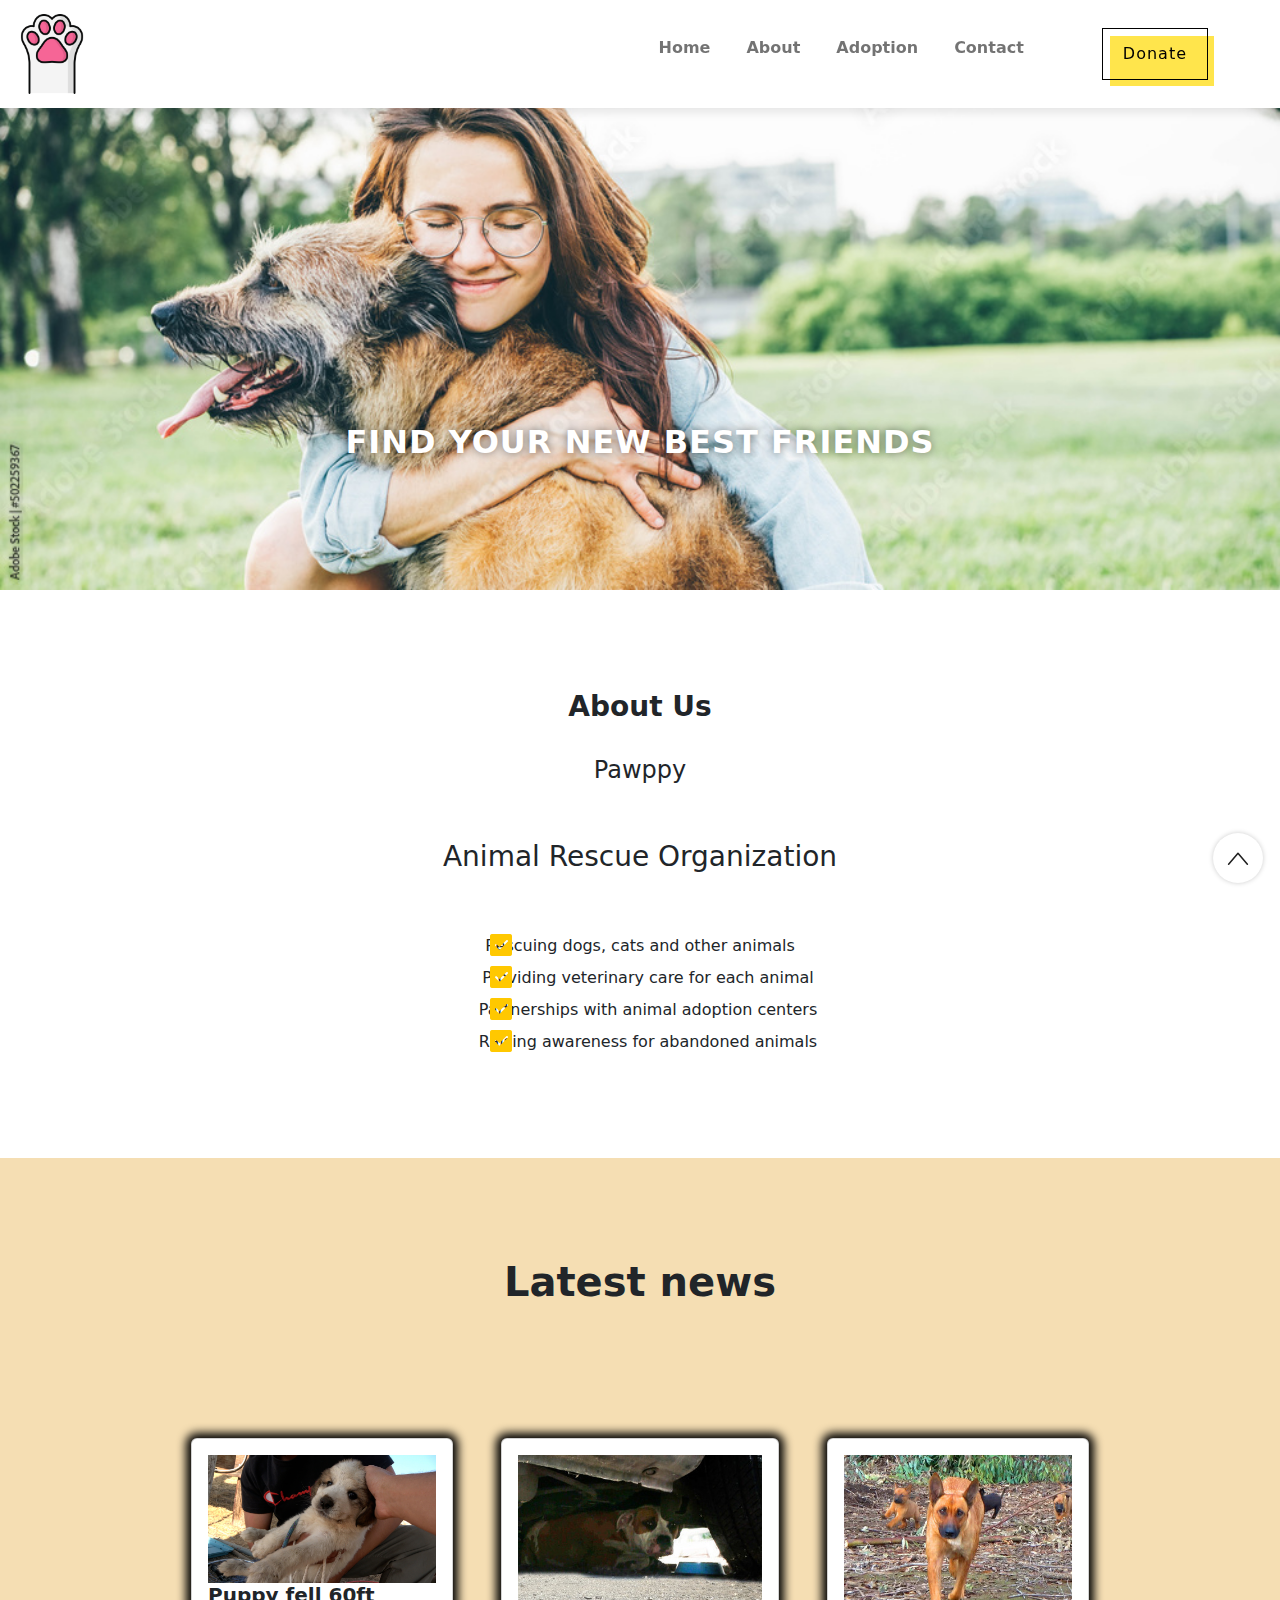
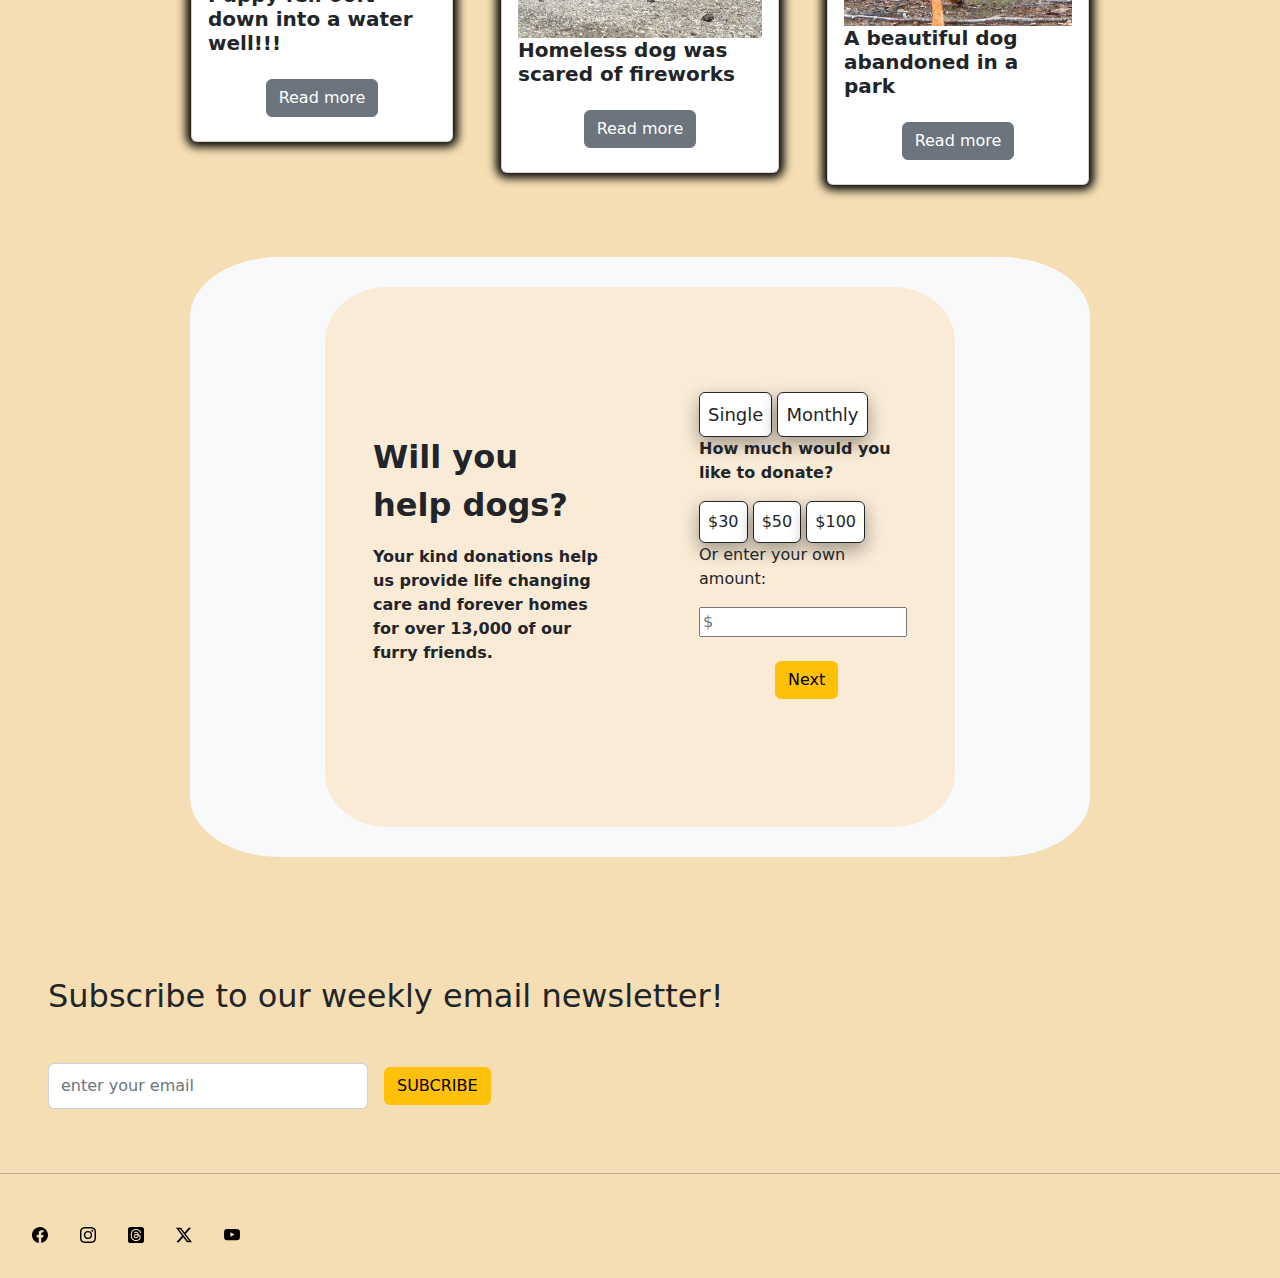
<file: index.html>
<!DOCTYPE html>
<html lang="en">
<head>
    <meta charset="UTF-8">
    <meta name="viewport" content="width=device-width, initial-scale=1.0">
    <title>Pawppy-Animals Rescue</title>
<link href="https://fonts.googleapis.com/css2?family=Comic+Neue:wght@300;400;700&family=Dongle&family=Pacifico&display=swap" rel="stylesheet">

     <link rel="stylesheet" href="./bootstrap-5.2.3-dist/css/bootstrap.css">
     <script src="./bootstrap-5.2.3-dist/js/bootstrap.bundle.js"></script>
     <link rel="stylesheet" href="./index.css">
     <link rel="icon" href="https://www.flaticon.com/free-icons/paw">
     <!-- <a href="https://www.flaticon.com/free-icons/paw" title="paw icons">Paw icons created by Mihimihi - Flaticon</a> -->
  
<script>



window.onload = () => {
  const planButtons = document.querySelectorAll(".plan-btn");
  const amountButtons = document.querySelectorAll(".amount-btn");
  const inputField = document.getElementById("number");

  function handleButtonClick(buttons, clickedButton) {
    // 先清除所有同類按鈕的樣式
    buttons.forEach(btn => {
      btn.style.backgroundColor = "";
      btn.style.color = "";
    });
    // 設定被點擊按鈕的樣式
    clickedButton.style.backgroundColor = "#000000";
    clickedButton.style.color = "#FFFFFF";
  }

  // 綁定計畫按鈕點擊事件
  planButtons.forEach(button => {
    button.onclick = () => handleButtonClick(planButtons, button);
  });

  // 綁定金額按鈕點擊事件
  amountButtons.forEach(button => {
    button.onclick = () => handleButtonClick(amountButtons, button);
  });

  // 當 `input` 被點擊時，清除金額按鈕的選中狀態
  inputField.addEventListener("click", () => {
    amountButtons.forEach(btn => {
      btn.style.backgroundColor = "";
      btn.style.color = "";
    });
  });
};




</script>





</head>

<body>
    <header>
  

<nav class="navbar navbar-expand-lg navbar-light" id="navbar">
  <div class="container-fluid">
    <!-- Logo -->
    <a class="navbar-brand" href="./index.html">
      <img src="./IMG/paw.png" alt="Logo" style="width: 80px;">
    </a>

    <!-- 漢堡選單按鈕 -->
    <button class="navbar-toggler" type="button" data-bs-toggle="collapse" data-bs-target="#navbarNav">
      <span class="navbar-toggler-icon"></span>
    </button>

    <!-- 選單內容 -->
    <div class="collapse navbar-collapse" id="navbarNav">
      <ul class="navbar-nav ms-auto">
        <li class="nav-item">
          <a class="nav-link " id="home"href="#">Home</a>
        </li>
        <li class="nav-item">
          <a class="nav-link "  id="home" href="./about.html">About</a>
        </li>
        <li class="nav-item">
          <a class="nav-link " id="home" href="./adoption.html">Adoption</a>
        </li>
        <li class="nav-item">
          <a class="nav-link " id="home" href="./contact.html">Contact</a>
        </li>
        <li class="nav-item">
          <a href="#donate"><button class="button-52">Donate</button></a>
        </li>
      </ul>
    </div>
  </div>
</nav>









  
    </header>

    <main>
       


   <!-- <div class="section1"style="margin:150px"> -->
    <img class="backimg " src="./IMG/AdobeStock_502259367_Preview.jpeg" style=" object-fit: cover;" >
        <div class="backtext">
       <p class="fs-2">Find your new best friends</p> 
        </div>
         
        
<!-- </div> -->

       







              
        <div class="aboutus">
         <h3><strong>About Us</h3></strong>
          <br>        
         <p class="h4">Pawppy</p>
            <br><br>
            <p class="h3">Animal Rescue Organization </p>  <br><br>

            
            <!-- <img src="./IMG/icons8-check-30.png" class="p-3">Rescuing dogs, cats and other animals<br>
            <img src="./IMG/icons8-check-30.png" class="p-3">Providing veterinary care for each animal<br>
            <img src="./IMG/icons8-check-30.png" class="p-3">Partnerships with animal adoption centers<br>
            <img src="./IMG/icons8-check-30.png" class="p-3">Raising awareness for abandoned animals -->
            

             <div class="">

            <div class="m-auto"><img src="./IMG/icons8-check-30.png" class="icon1"></div>

            <div class="m-auto p-1">Rescuing dogs, cats and other animals</div>


            <div class="m-auto"><img src="./IMG/icons8-check-30.png" class="icon2"></div>

            <div class="m-auto ms-3 p-1">Providing veterinary care for each animal</div>


            <div class="m-auto"><img src="./IMG/icons8-check-30.png" class="icon3"></div>

            <div class="m-auto ms-3 p-1">Partnerships with animal adoption centers</div>


            <div class="m-auto"><img src="./IMG/icons8-check-30.png" class="icon4"></div>

            <div class="m-auto ms-3 p-1">Raising awareness for abandoned animals</div>


         </div>


        </div>


   <!-- latest news -->


  <div class="news " id="newscolor" >

        <h1>Latest news</h1>


          
   <div class="row justify-content-center">
  <div class="col-md-3 col-sm-6 col-12 p-4">
    <div class="card ms-3">
      <div class="card-body">
        <img src="./IMG/water well.jpg" class="img-fluid">
        <h5 class="card-title" style="font-weight: 700;">Puppy fell 60ft down into a water well!!!</h5>
      </div>
      <div class="d-flex m-auto pb-4">
        <a href="#" class="btn btn-secondary ms-auto stretched-link">Read more</a>
      </div>
    </div>
  </div>

  <div class="col-md-3 col-sm-6 col-12 p-4" style="border-radius: 10%;">
    <div class="card">
      <div class="card-body">
        <img src="./IMG/firework.jpg" class="img-fluid" id="pic" >
        <h5 class="card-title" style="font-weight: 700;">Homeless dog was scared of fireworks</h5>
      </div>
      <div class="d-flex m-auto pb-4">
        <a href="#" class="btn btn-secondary ms-auto stretched-link">Read more</a>
      </div>
    </div>
  </div>

  <div class="col-md-3 col-sm-6 col-12 p-4">
    <div class="card me-3">
      <div class="card-body">
        <img src="./IMG/os.jpg" class="img-fluid">
        <h5 class="card-title" style="font-weight: 700;">A beautiful dog abandoned in a park</h5>
      </div>
      <div class="d-flex m-auto pb-4">
        <a href="#" class="btn btn-secondary ms-auto stretched-link">Read more</a>
      </div>
    </div>
  </div>
</div>



        <br> <br>
        

   
        
      <div class="  d-flex m-auto bg-light" style="width: 900px; height: 600px; border-radius: 10%;"id="donate">
        
       <div class="d-inline-flex m-auto " style="width: 70%; height:90%;  border-radius: 10%; background-color:antiquewhite;">

        <div class="m-auto p-5  " >
      <p style="font-weight: 800; font-size: 2rem;">Will you help dogs?</p>
      <p  style="font-weight: 800;">Your kind donations help us provide life changing care and forever homes for over 
        13,000 of our furry friends.</p>
       </div>

       <div class="m-auto p-5">


      <button type="button" class="btn btn-outline-dark plan-btn p-2" id="single">Single</button>
      <button type="button" class="btn btn-outline-dark plan-btn p-2" id="monthly">Monthly</button>

 
       <p style="font-weight: 800;">How much would you like to donate?</p>

      <button type="button" class="btn btn-outline-dark amount-btn p-2" id="thirty">$30</button>
      <button type="button" class="btn btn-outline-dark amount-btn p-2" id="fifty">$50</button>
      <button type="button" class="btn btn-outline-dark amount-btn p-2" id="hundred">$100</button>

       
        <br>


        <label for="amount"><p>Or enter your own amount:</p></label>
        <input type="text" id="number" placeholder="$">
     
          <br>


       <div class="d-grid gap-2 col-6 mx-auto">
     <a href="./check.svg"><button class="btn btn-warning m-4" type="button">Next</button></a>
       </div>


     

 </div>


       </div>



      </div>   

   

     
      
 <br> <br> <br>



  <div >

    <div class="subscribe m-5">
     <h2>Subscribe to our weekly email newsletter!</h2>
    </div>






<div class="d-flex flex-nowrap " >
  <label for="exampleFormControlInput1" class="form-label ms-5"></label>
  <input type="email" class="form-control w-25" id="username" placeholder="enter your email">

   <button type="button" class="btn btn-warning m-1 ms-3">SUBCRIBE</button>

</div>


<br><br>



<hr>
<!-- footer -->



<div class="d-inline-flex p-3 "> 


<div class="p-3">
<a href=""><img src="./IMG/facebook.svg"> </a>
</div>


<div class="p-3">
<a href=""><img src="./IMG/instagram.svg"> </a>
</div>


<div class="p-3">
<a href=""><img src="./IMG/threads-fill.svg"> </a>
</div>


<div class="p-3">
<a href=""><img src="./IMG/twitter-x.svg"> </a>
</div>


<div class="p-3">
<a href=""><img src="./IMG/youtube.svg"> </a>
</div>




</div>








  </div>


       


    </main>





<!-- back to top -->
<div id="scroll-here"></div>
<a id="back-to-top" href="#">
  <img src="data:image/svg+xml;charset=utf8,%3Csvg xmlns='http://www.w3.org/2000/svg' viewBox='0 0 64 64' aria-labelledby='title' aria-describedby='desc' role='img' xmlns:xlink='http://www.w3.org/1999/xlink'%3E%3Ctitle%3EAngle Up%3C/title%3E%3Cdesc%3EA line styled icon from Orion Icon Library.%3C/desc%3E%3Cpath data-name='layer1' fill='none' stroke='%23202020' stroke-miterlimit='10' stroke-width='2' d='M20 40l11.994-14L44 40' stroke-linejoin='round' stroke-linecap='round'%3E%3C/path%3E%3C/svg%3E" alt="Angle Up" />
</a>


    
</body>


</html>
</file>
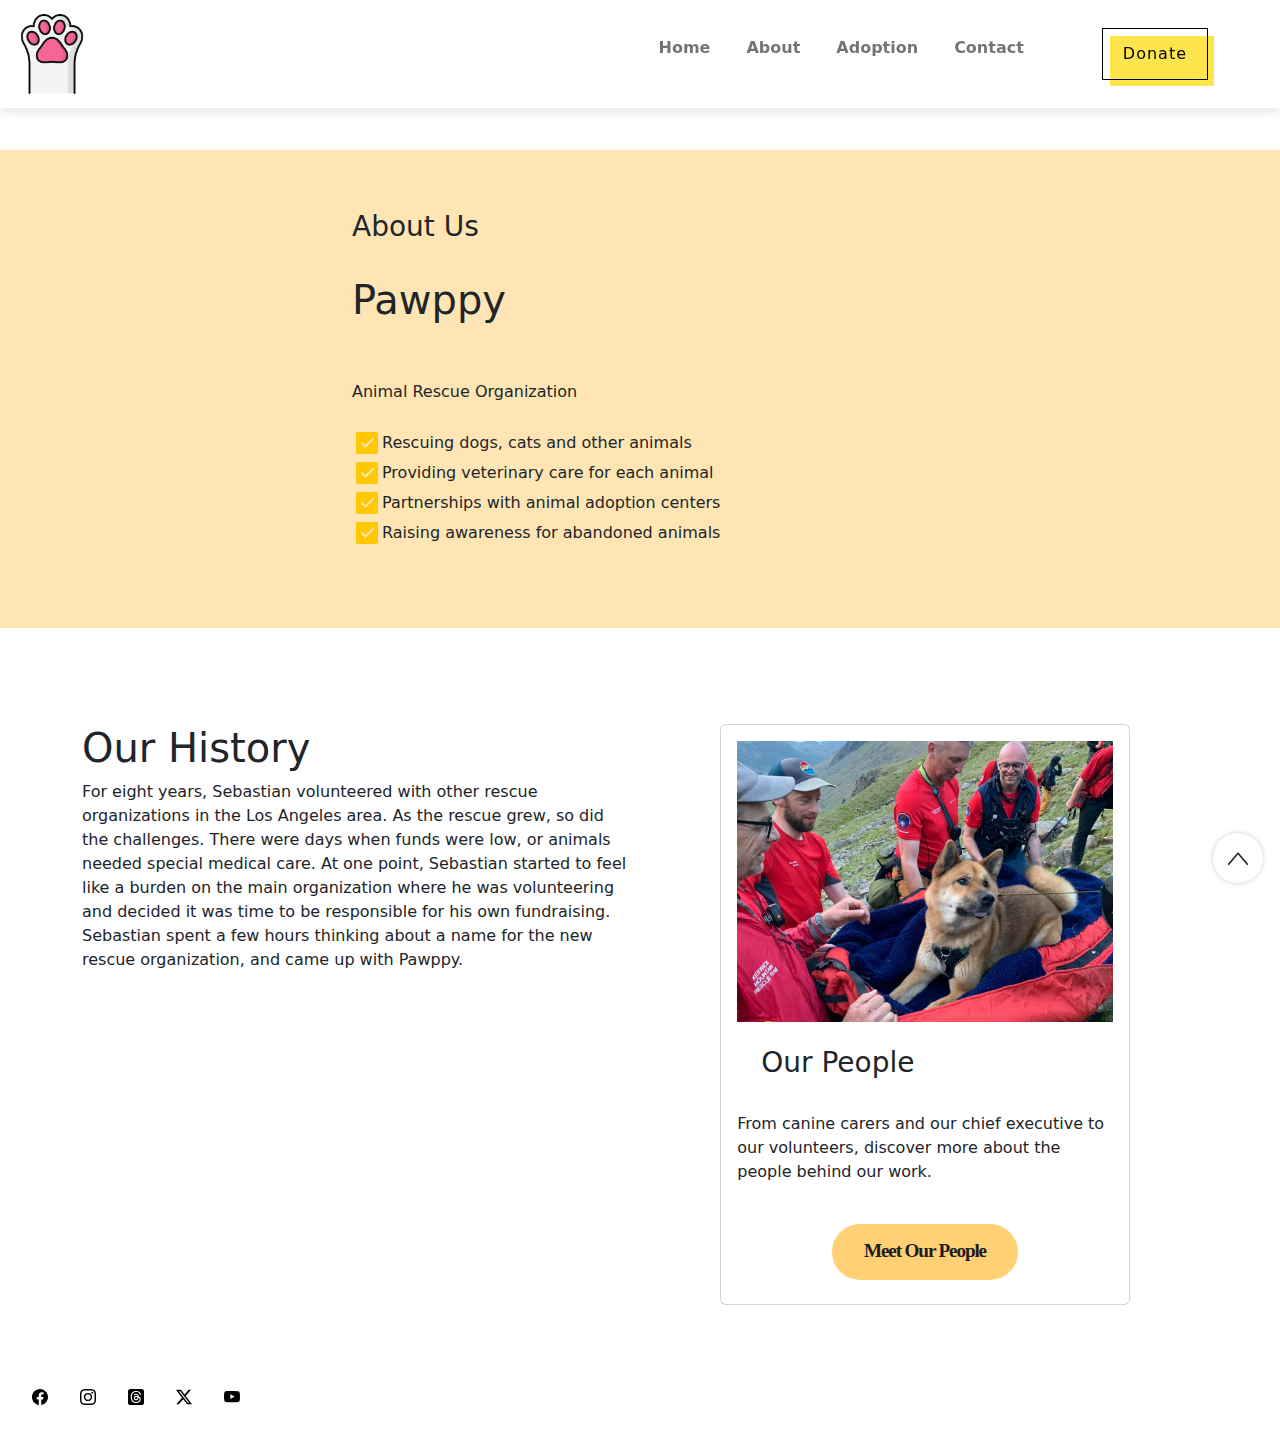
<file: about.html>
<!DOCTYPE html>
<html lang="en">
<head>
    <meta charset="UTF-8">
    <meta name="viewport" content="width=device-width, initial-scale=1.0">
    <title>About Us</title>
    <link rel="stylesheet" href="./bootstrap-5.2.3-dist/css/bootstrap.css">
    <link rel="stylesheet" href="./about.css"
    <script src="./bootstrap-5.2.3-dist/js/bootstrap.bundle.js"></script>
    <style>

 /* body{
    background-image:url(./IMG/);
    background-repeat: no-repeat;
    background-attachment: fixed;
    background-position: right top;
    } */



</style>

</head>
<body>

     <header>
   <nav class="navbar navbar-expand-lg navbar-light" id="navbar">
  <div class="container-fluid">
    <!-- Logo -->
    <a class="navbar-brand" href="./index.html">
      <img src="./IMG/paw.png" alt="Logo" style="width: 80px;">
    </a>

    <!-- 漢堡選單按鈕 -->
    <button class="navbar-toggler" type="button" data-bs-toggle="collapse" data-bs-target="#navbarNav">
      <span class="navbar-toggler-icon"></span>
    </button>

    <!-- 選單內容 -->
    <div class="collapse navbar-collapse" id="navbarNav">
      <ul class="navbar-nav ms-auto">
        <li class="nav-item">
          <a class="nav-link " id="home" href="./index.html">Home</a>
        </li>
        <li class="nav-item">
          <a class="nav-link "  id="home" href="#">About</a>
        </li>
        <li class="nav-item">
          <a class="nav-link " id="home" href="./adoption.html">Adoption</a>
        </li>
        <li class="nav-item">
          <a class="nav-link " id="home" href="./contact.html">Contact</a>
        </li>
        <li class="nav-item">
          <a href="./index.html#donate"><button class="button-52">Donate</button></a>
        </li>
      </ul>
    </div>
  </div>
</nav>



 
    </header>








      <!-- <section class="backimage m-auto "> -->

 <div class="p-5"style="background-color: #ffe5b4; margin-top:150px" >
   <div class="aboutus p-2 mt-1 mb-4  m-auto " style="height: 50%; width:50%;">
         <h3>About Us</h3>
          <br>
         <h1>
            Pawppy</h1>
            <br><br>
            Animal Rescue Organization <br><br>
            <img src="./IMG/icons8-check-30.png">Rescuing dogs, cats and other animals<br>
            <img src="./IMG/icons8-check-30.png">Providing veterinary care for each animal<br>
            <img src="./IMG/icons8-check-30.png">Partnerships with animal adoption centers<br>
            <img src="./IMG/icons8-check-30.png">Raising awareness for abandoned animals

             </div>

         </div>


     





<br><br>

<!-- history -->


<div class="container my-5">
  <div class="row">
    <!-- 左側 Our History -->
    <div class="col-md-6">
      <h1>Our History</h1>
      <p class="">For eight years, Sebastian volunteered with other rescue organizations in the Los Angeles area. 
      As the rescue grew, so did the challenges. There were days when funds were low, or animals needed special medical care. 
      At one point, Sebastian started to feel like a burden on the main organization where he was volunteering and 
      decided it was time to be responsible for his own fundraising.
      Sebastian spent a few hours thinking about a name for the new rescue organization, and came up with Pawppy.</p>
    </div>

    <!-- 右側：表格或其他資訊 -->
    <div class="col-md-6">
      <div class="card w-75 m-auto">
        <div class="card-body">
          <img src="./IMG/2048.jpg" class="img-fluid">
          <h3 class="card-title p-4">Our People</h3>
          <p class="card-text">From canine carers and our chief executive to our volunteers, discover more about the people behind our work.</p>
        </div>
        <div class="d-flex m-auto p-4">
          <a href="#">
            <button class="button button-item">
              <span class="button-bg">
                <span class="button-bg-layers">
                  <span class="button-bg-layer button-bg-layer-1 -purple"></span>
                  <span class="button-bg-layer button-bg-layer-2 -turquoise"></span>
                  <span class="button-bg-layer button-bg-layer-3 -yellow"></span>
                </span>
              </span>
              <span class="button-inner">
                <span class="button-inner-static">Meet Our People</span>
                <span class="button-inner-hover">Meet Our People</span>
              </span>
            </button>
          </a>
        </div>
      </div>
    </div>
  </div>
</div>


<!-- footer -->



<div class="d-inline-flex p-3 "> 


<div class="p-3">
<a href=""><img src="./IMG/facebook.svg"> </a>
</div>


<div class="p-3">
<a href=""><img src="./IMG/instagram.svg"> </a>
</div>


<div class="p-3">
<a href=""><img src="./IMG/threads-fill.svg"> </a>
</div>


<div class="p-3">
<a href=""><img src="./IMG/twitter-x.svg"> </a>
</div>


<div class="p-3">
<a href=""><img src="./IMG/youtube.svg"> </a>
</div>




</div>


















<!-- back to top -->
<div id="scroll-here"></div>
<a id="back-to-top" href="#">
  <img src="data:image/svg+xml;charset=utf8,%3Csvg xmlns='http://www.w3.org/2000/svg' viewBox='0 0 64 64' aria-labelledby='title' aria-describedby='desc' role='img' xmlns:xlink='http://www.w3.org/1999/xlink'%3E%3Ctitle%3EAngle Up%3C/title%3E%3Cdesc%3EA line styled icon from Orion Icon Library.%3C/desc%3E%3Cpath data-name='layer1' fill='none' stroke='%23202020' stroke-miterlimit='10' stroke-width='2' d='M20 40l11.994-14L44 40' stroke-linejoin='round' stroke-linecap='round'%3E%3C/path%3E%3C/svg%3E" alt="Angle Up" />
</a>






    
</body>
</html>
</file>
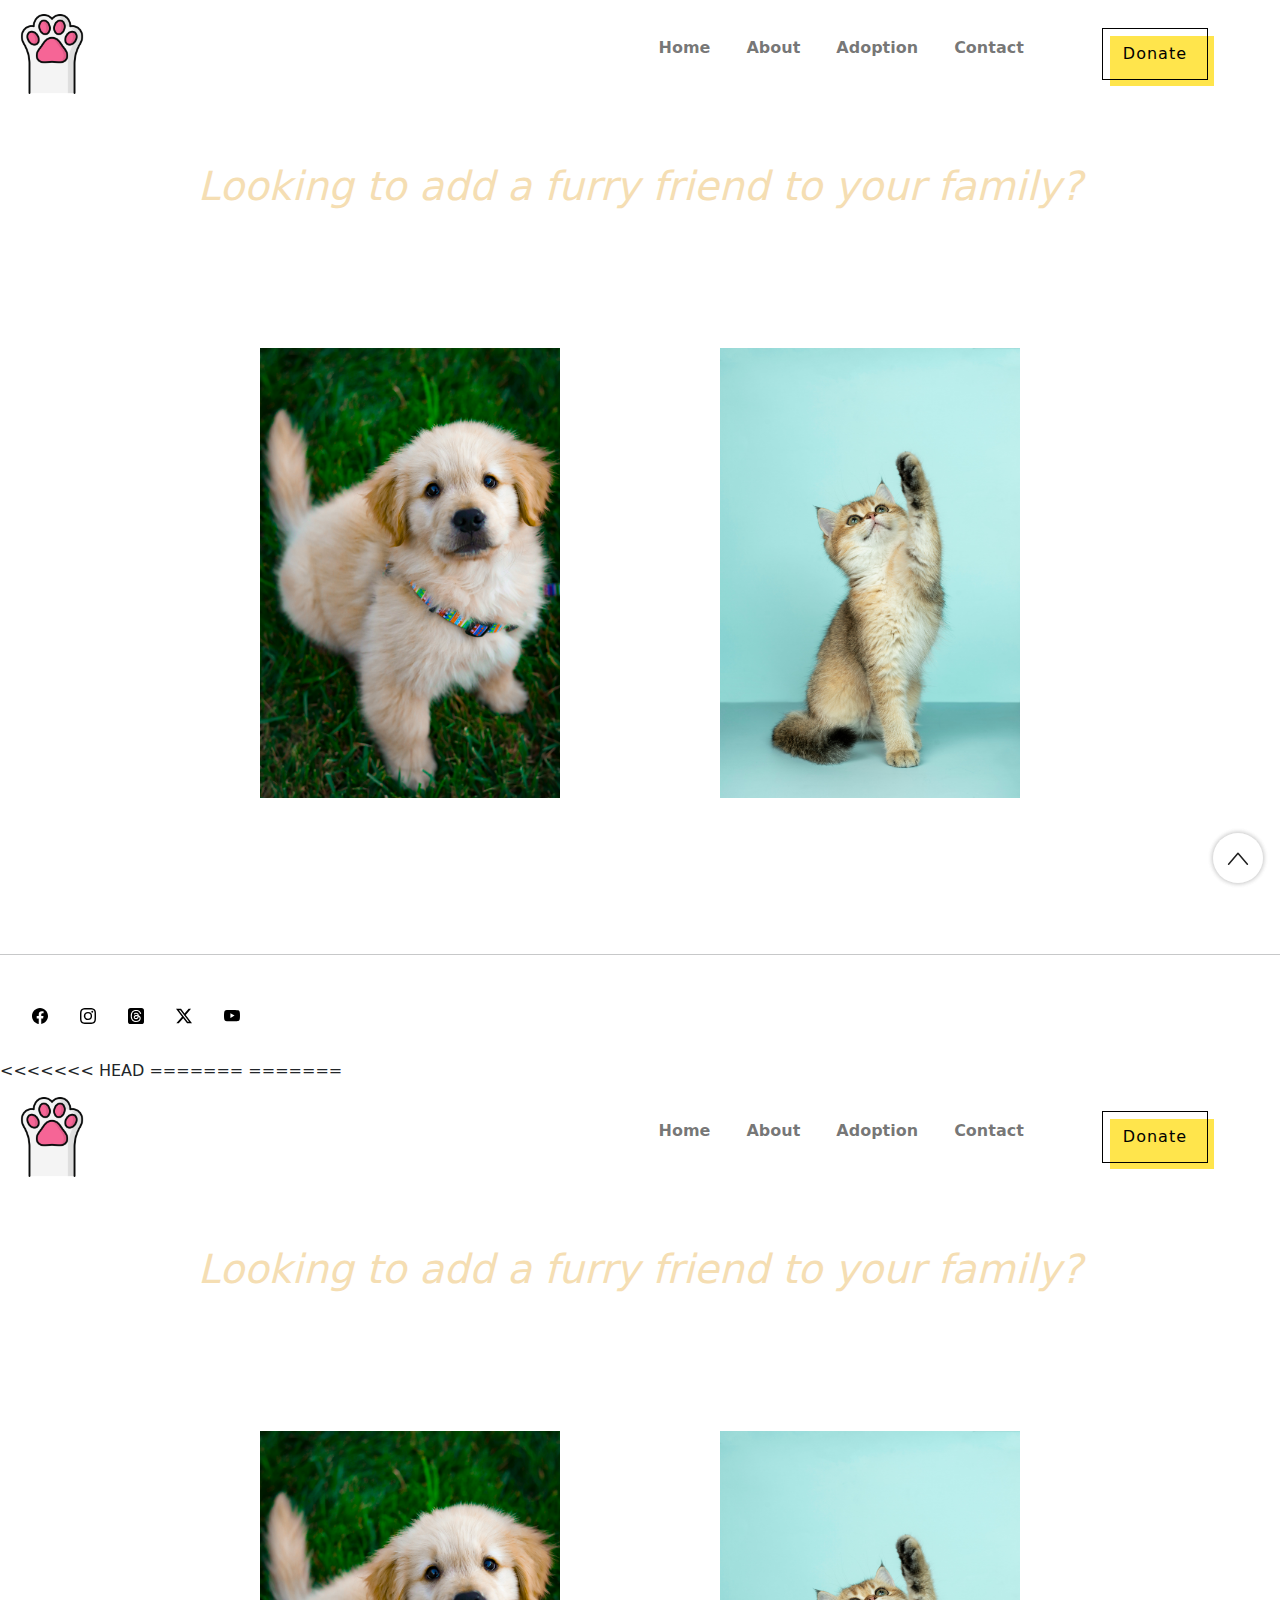
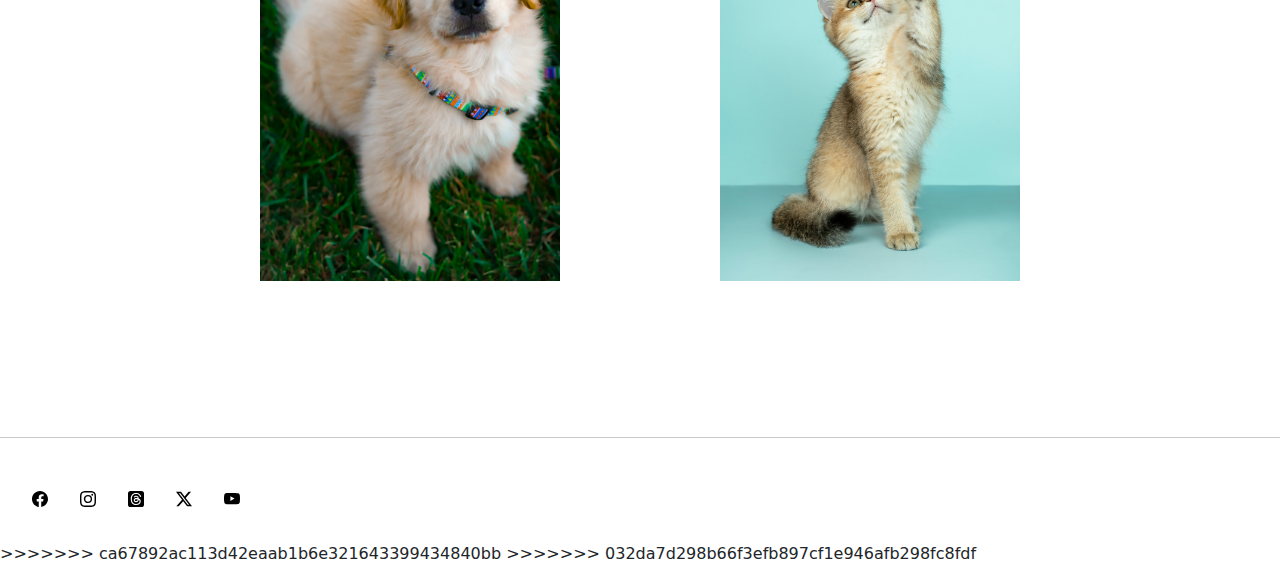
<file: adoption.html>
<!DOCTYPE html>
<html lang="en">
<head>
    <meta charset="UTF-8">
    <meta name="viewport" content="width=device-width, initial-scale=1.0">
    <title>Pawppy-Animals Rescue</title>
     <link rel="stylesheet" href="./bootstrap-5.2.3-dist/css/bootstrap.css">
     <script src="./bootstrap-5.2.3-dist/js/bootstrap.bundle.js"></script>
     <link rel="stylesheet" href="./adoption.css"
     <link rel="icon" href="https://www.flaticon.com/free-icons/paw">
     <!-- <a href="https://www.flaticon.com/free-icons/paw" title="paw icons">Paw icons created by Mihimihi - Flaticon</a> -->
<style>
        .container {
            position: relative;
            width: 25%;
            padding: 2rem;
        }
        .image {
            opacity: 1;
            display: block;
            width: 100%;
            height: auto;
            transition: .5s ease;
            backface-visibility: hidden;
        }
        .middle {
            transition: .5s ease;
            opacity: 0;
            position: absolute;
            top: 50%;
            left: 50%;
            transform: translate(-50%, -50%);
            -ms-transform: translate(-50%, -50%);
            text-align: center;
        }
        .container:hover .image {
            opacity: 0.3;
        }
        .container:hover .middle {
            opacity: 1;
        }
        .text {
            background-color: white;
            color: orange;
            font-size: 20px;
            padding: 10px 32px;
        }
    </style>
    <script>
        function showRandomContainer() {
            const containers = document.querySelectorAll('.container');
            const randomIndex = Math.floor(Math.random() * containers.length);
            containers.forEach((container, index) => {
                if (index !== randomIndex) {
                    container.style.display = 'none';
                } else {
                    container.style.display = 'block';
                }
            });
        }

        document.addEventListener("DOMContentLoaded", function() {
            document.querySelector('button').addEventListener('click', showRandomContainer);
        });
    </script>



</head>
<body>
    <header>
  
 <nav class="navbar navbar-expand-lg navbar-light">
  <div class="container-fluid">
    <!-- Logo -->
    <a class="navbar-brand" href="./index.html">
      <img src="./IMG/paw.png" alt="Logo" style="width: 80px;">
    </a>

    <!-- 漢堡選單按鈕 -->
    <button class="navbar-toggler" type="button" data-bs-toggle="collapse" data-bs-target="#navbarNav">
      <span class="navbar-toggler-icon"></span>
    </button>

    <!-- 選單內容 -->
    <div class="collapse navbar-collapse" id="navbarNav">
      <ul class="navbar-nav ms-auto">
        <li class="nav-item">
          <a class="nav-link " id="home" href="./index.html">Home</a>
        </li>
        <li class="nav-item">
          <a class="nav-link "  id="home" href="./about.html">About</a>
        </li>
        <li class="nav-item">
          <a class="nav-link " id="home" href="#">Adoption</a>
        </li>
        <li class="nav-item">
          <a class="nav-link " id="home" href="./contact.html">Contact</a>
        </li>
        <li class="nav-item">
          <a href="./index.html#donate"><button class="button-52">Donate</button></a>
        </li>
      </ul>
    </div>
  </div>
</nav>




<!-- <ul >
  <a href="http://127.0.0.1:5502/homepage.html"><img src="./IMG/paw.png" style="width: 80px;"  class="ms-5" ></a>

  <li><a href="http://127.0.0.1:5502/homepage.html" class="p-3" id="home">Home</a>      </li>
  <li><a href="http://127.0.0.1:5502/about%20copy.html" class="p-3" id="home" >About</a>     </li>
  <li><a href="http://127.0.0.1:5502/adoption.html" class="p-3" id="home">Adoption</a>  </li>
  <li><a href="http://127.0.0.1:5502/contact.html?FirstName=&Last+Name=&Email=&PhoneNumber=" class="p-3" id="home">Contact</a>   </li>
 <a href="./homepage.html#donate"><button class="button-52" a href=""> Donate</button></a>

   </ul> -->

  
    </header>

  


    <div class="p-5" style="font-style:oblique; "  >
        <p class="fs-1" id="title">Looking to add a furry friend to your family?</p>
    </div>


<br><br>
  
<!-- <div class="w-75 d-flex flex-wrap  m-auto  bg-primary ">

<div class="container1 m-auto me-3">
  <img src="./IMG/dog.jpg" alt="Avatar" class="dog img-fluid">
  <a href="http://127.0.0.1:5502/album%20dog.html"><div class="overlay" >Dog</div>
</div></a>


<div class="container2 m-auto ms-5">
  <img src="./IMG/cat.jpg" alt="Avatar" class="cat img-fluid">
  <a href="http://127.0.0.1:5502/album%20cat.html"><div class="overlay">cat</div></a>

</div>



    </div> -->
<div class="w-75 d-flex flex-wrap  m-auto   " style="padding: 20px;">

<div class="container1 m-auto "> 
  <img src="./IMG/dog.jpg" alt="Avatar" class="dog img-fluid ">
  <a href="./album dog.html">
    <div class="overlay" >Dog</div>
</div></a>


<div class="container2 m-auto">
  <img src="./IMG/cat.jpg" alt="Avatar" class="cat img-fluid ">
  <a href="./album cat.html"><div class="overlay">Cat</div></a>

</div>



    </div>


<br><br>


<br><br><br>



<hr>

    <!-- footer -->



<div class="d-inline-flex p-3 "> 


<div class="p-3">
<a href=""><img src="./IMG/facebook.svg"> </a>
</div>


<div class="p-3">
<a href=""><img src="./IMG/instagram.svg"> </a>
</div>


<div class="p-3">
<a href=""><img src="./IMG/threads-fill.svg"> </a>
</div>


<div class="p-3">
<a href=""><img src="./IMG/twitter-x.svg"> </a>
</div>


<div class="p-3">
<a href=""><img src="./IMG/youtube.svg"> </a>
</div>


</div>





<!-- back to top -->
<div id="scroll-here"></div>
<a id="back-to-top" href="#">
  <img src="data:image/svg+xml;charset=utf8,%3Csvg xmlns='http://www.w3.org/2000/svg' viewBox='0 0 64 64' aria-labelledby='title' aria-describedby='desc' role='img' xmlns:xlink='http://www.w3.org/1999/xlink'%3E%3Ctitle%3EAngle Up%3C/title%3E%3Cdesc%3EA line styled icon from Orion Icon Library.%3C/desc%3E%3Cpath data-name='layer1' fill='none' stroke='%23202020' stroke-miterlimit='10' stroke-width='2' d='M20 40l11.994-14L44 40' stroke-linejoin='round' stroke-linecap='round'%3E%3C/path%3E%3C/svg%3E" alt="Angle Up" />
</a>




</body>

<<<<<<< HEAD
</html>
=======
=======
<!DOCTYPE html>
<html lang="en">
<head>
    <meta charset="UTF-8">
    <meta name="viewport" content="width=device-width, initial-scale=1.0">
    <title>Pawppy-Animals Rescue</title>
     <link rel="stylesheet" href="./bootstrap-5.2.3-dist/css/bootstrap.css">
     <script src="./bootstrap-5.2.3-dist/js/bootstrap.bundle.js"></script>
     <link rel="stylesheet" href="./adoption.css"
     <link rel="icon" href="https://www.flaticon.com/free-icons/paw">
     <!-- <a href="https://www.flaticon.com/free-icons/paw" title="paw icons">Paw icons created by Mihimihi - Flaticon</a> -->
<style>
        .container {
            position: relative;
            width: 25%;
            padding: 2rem;
        }
        .image {
            opacity: 1;
            display: block;
            width: 100%;
            height: auto;
            transition: .5s ease;
            backface-visibility: hidden;
        }
        .middle {
            transition: .5s ease;
            opacity: 0;
            position: absolute;
            top: 50%;
            left: 50%;
            transform: translate(-50%, -50%);
            -ms-transform: translate(-50%, -50%);
            text-align: center;
        }
        .container:hover .image {
            opacity: 0.3;
        }
        .container:hover .middle {
            opacity: 1;
        }
        .text {
            background-color: white;
            color: orange;
            font-size: 20px;
            padding: 10px 32px;
        }
    </style>
    <script>
        function showRandomContainer() {
            const containers = document.querySelectorAll('.container');
            const randomIndex = Math.floor(Math.random() * containers.length);
            containers.forEach((container, index) => {
                if (index !== randomIndex) {
                    container.style.display = 'none';
                } else {
                    container.style.display = 'block';
                }
            });
        }

        document.addEventListener("DOMContentLoaded", function() {
            document.querySelector('button').addEventListener('click', showRandomContainer);
        });
    </script>



</head>
<body>
    <header>
  
 <nav class="navbar navbar-expand-lg navbar-light">
  <div class="container-fluid">
    <!-- Logo -->
    <a class="navbar-brand" href="./homepage .html">
      <img src="./IMG/paw.png" alt="Logo" style="width: 80px;">
    </a>

    <!-- 漢堡選單按鈕 -->
    <button class="navbar-toggler" type="button" data-bs-toggle="collapse" data-bs-target="#navbarNav">
      <span class="navbar-toggler-icon"></span>
    </button>

    <!-- 選單內容 -->
    <div class="collapse navbar-collapse" id="navbarNav">
      <ul class="navbar-nav ms-auto">
        <li class="nav-item">
          <a class="nav-link " id="home" href="./homepage .html">Home</a>
        </li>
        <li class="nav-item">
          <a class="nav-link "  id="home" href="./about.html">About</a>
        </li>
        <li class="nav-item">
          <a class="nav-link " id="home" href="#">Adoption</a>
        </li>
        <li class="nav-item">
          <a class="nav-link " id="home" href="./contact.html">Contact</a>
        </li>
        <li class="nav-item">
          <a href="./homepage .html#donate"><button class="button-52">Donate</button></a>
        </li>
      </ul>
    </div>
  </div>
</nav>




<!-- <ul >
  <a href="http://127.0.0.1:5502/homepage.html"><img src="./IMG/paw.png" style="width: 80px;"  class="ms-5" ></a>

  <li><a href="http://127.0.0.1:5502/homepage.html" class="p-3" id="home">Home</a>      </li>
  <li><a href="http://127.0.0.1:5502/about%20copy.html" class="p-3" id="home" >About</a>     </li>
  <li><a href="http://127.0.0.1:5502/adoption.html" class="p-3" id="home">Adoption</a>  </li>
  <li><a href="http://127.0.0.1:5502/contact.html?FirstName=&Last+Name=&Email=&PhoneNumber=" class="p-3" id="home">Contact</a>   </li>
 <a href="./homepage.html#donate"><button class="button-52" a href=""> Donate</button></a>

   </ul> -->

  
    </header>

  


    <div class="p-5" style="font-style:oblique; "  >
        <p class="fs-1" id="title">Looking to add a furry friend to your family?</p>
    </div>


<br><br>
  
<!-- <div class="w-75 d-flex flex-wrap  m-auto  bg-primary ">

<div class="container1 m-auto me-3">
  <img src="./IMG/dog.jpg" alt="Avatar" class="dog img-fluid">
  <a href="http://127.0.0.1:5502/album%20dog.html"><div class="overlay" >Dog</div>
</div></a>


<div class="container2 m-auto ms-5">
  <img src="./IMG/cat.jpg" alt="Avatar" class="cat img-fluid">
  <a href="http://127.0.0.1:5502/album%20cat.html"><div class="overlay">cat</div></a>

</div>



    </div> -->
<div class="w-75 d-flex flex-wrap  m-auto   " style="padding: 20px;">

<div class="container1 m-auto "> 
  <img src="./IMG/dog.jpg" alt="Avatar" class="dog img-fluid ">
  <a href="./album dog.html">
    <div class="overlay" >Dog</div>
</div></a>


<div class="container2 m-auto">
  <img src="./IMG/cat.jpg" alt="Avatar" class="cat img-fluid ">
  <a href="./album cat.html"><div class="overlay">Cat</div></a>

</div>



    </div>


<br><br>


<br><br><br>



<hr>

    <!-- footer -->



<div class="d-inline-flex p-3 "> 


<div class="p-3">
<a href=""><img src="./IMG/facebook.svg"> </a>
</div>


<div class="p-3">
<a href=""><img src="./IMG/instagram.svg"> </a>
</div>


<div class="p-3">
<a href=""><img src="./IMG/threads-fill.svg"> </a>
</div>


<div class="p-3">
<a href=""><img src="./IMG/twitter-x.svg"> </a>
</div>


<div class="p-3">
<a href=""><img src="./IMG/youtube.svg"> </a>
</div>


</div>





<!-- back to top -->
<div id="scroll-here"></div>
<a id="back-to-top" href="#">
  <img src="data:image/svg+xml;charset=utf8,%3Csvg xmlns='http://www.w3.org/2000/svg' viewBox='0 0 64 64' aria-labelledby='title' aria-describedby='desc' role='img' xmlns:xlink='http://www.w3.org/1999/xlink'%3E%3Ctitle%3EAngle Up%3C/title%3E%3Cdesc%3EA line styled icon from Orion Icon Library.%3C/desc%3E%3Cpath data-name='layer1' fill='none' stroke='%23202020' stroke-miterlimit='10' stroke-width='2' d='M20 40l11.994-14L44 40' stroke-linejoin='round' stroke-linecap='round'%3E%3C/path%3E%3C/svg%3E" alt="Angle Up" />
</a>




</body>

>>>>>>> ca67892ac113d42eaab1b6e321643399434840bb
</html>
>>>>>>> 032da7d298b66f3efb897cf1e946afb298fc8fdf
</file>
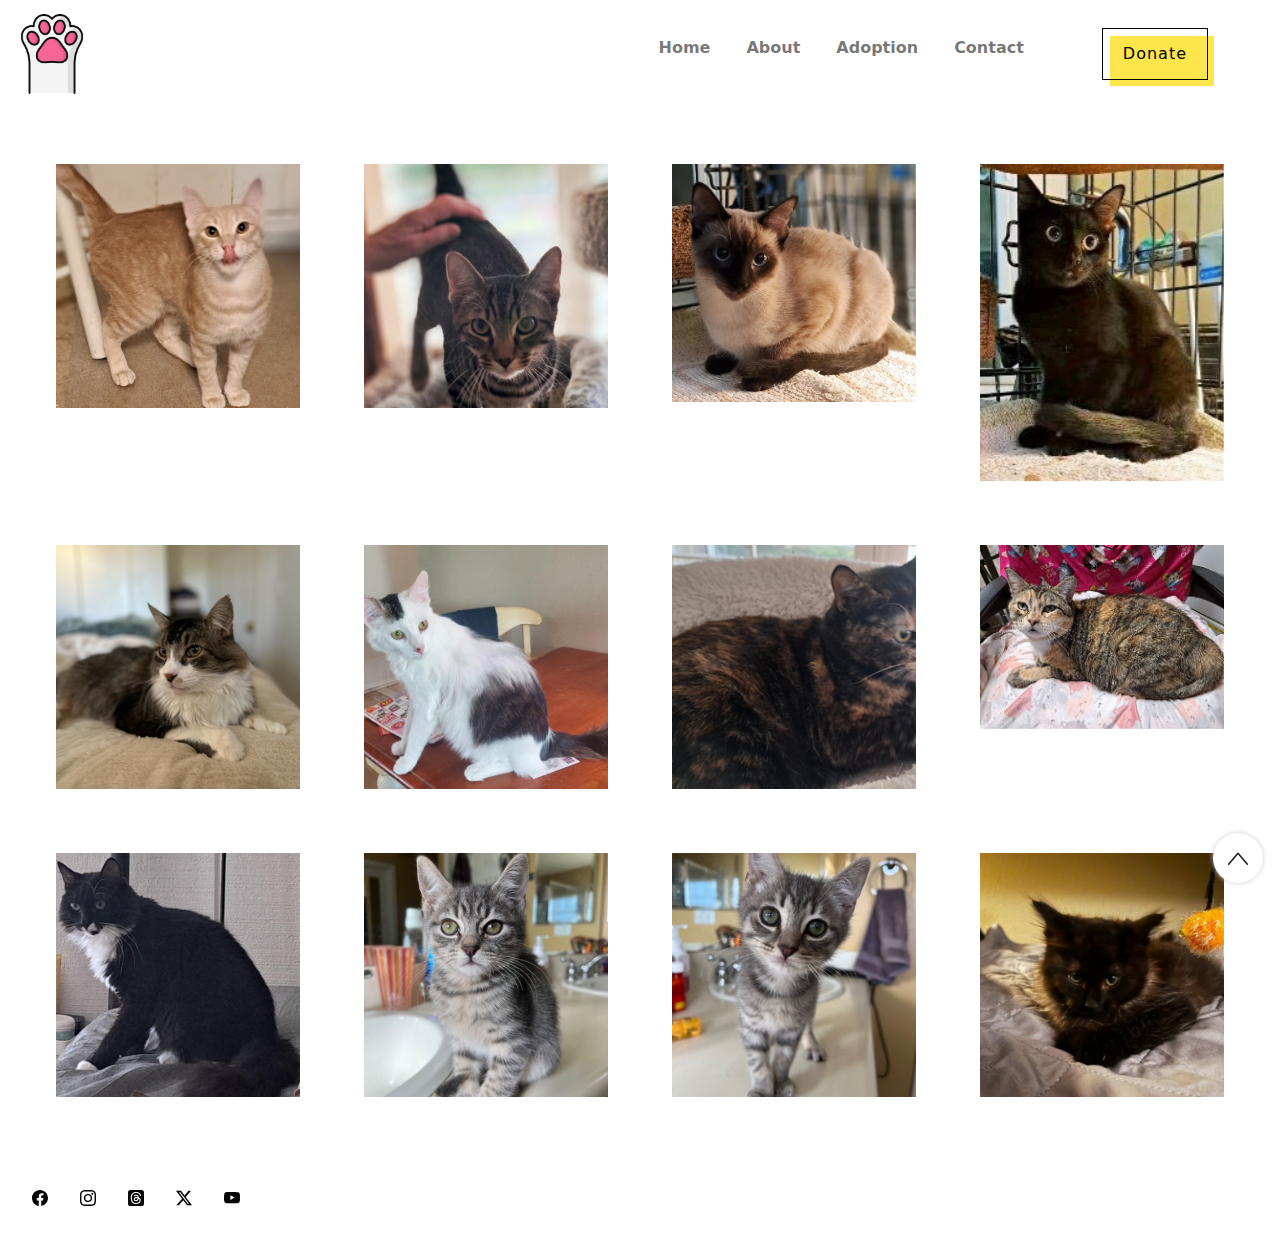
<file: album cat.html>
<!DOCTYPE html>
<html lang="en">
<head>
    <meta charset="UTF-8">
    <meta name="viewport" content="width=device-width, initial-scale=1.0">
    <title>Pawppy-Animals Rescue</title>
     <link rel="stylesheet" href="./bootstrap-5.2.3-dist/css/bootstrap.css">
     <script src="./bootstrap-5.2.3-dist/js/bootstrap.bundle.js"></script>
     <link rel="stylesheet" href="./album.css"
     <link rel="icon" href="https://www.flaticon.com/free-icons/paw">
     <!-- <a href="https://www.flaticon.com/free-icons/paw" title="paw icons">Paw icons created by Mihimihi - Flaticon</a> -->
   <style>








.container {
  position: relative;
  width: 25%;
  padding: 2rem;
  
}

.image {
  opacity: 1;
  display: block;
  width: 100%;
  height: auto;
  transition: .5s ease;
  backface-visibility: hidden;
}

.middle {
  transition: .5s ease;
  opacity: 0;
  position: absolute;
  top: 50%;
  left: 50%;
  transform: translate(-50%, -50%);
  -ms-transform: translate(-50%, -50%);
  text-align: center;
}

.container:hover .image {
  opacity: 0.3;
}

.container:hover .middle {
  opacity: 1;
}

.text {
  background-color: white;
  color: orange;
  font-size: 20px;
  padding: 10px 32px;
}
</style>



</head>
<body>
    <header>


      <nav class="navbar navbar-expand-lg navbar-light">
  <div class="container-fluid">
    <!-- Logo -->
    <a class="navbar-brand" href="./homepage .html">
      <img src="./IMG/paw.png" alt="Logo" style="width: 80px;">
    </a>

    <!-- 漢堡選單按鈕 -->
    <button class="navbar-toggler" type="button" data-bs-toggle="collapse" data-bs-target="#navbarNav">
      <span class="navbar-toggler-icon"></span>
    </button>

    <!-- 選單內容 -->
    <div class="collapse navbar-collapse" id="navbarNav">
      <ul class="navbar-nav ms-auto">
        <li class="nav-item">
          <a class="nav-link " id="home" href="./homepage .html">Home</a>
        </li>
        <li class="nav-item">
          <a class="nav-link "  id="home" href="./about.html">About</a>
        </li>
        <li class="nav-item">
          <a class="nav-link " id="home" href="./adoption.html">Adoption</a>
        </li>
        <li class="nav-item">
          <a class="nav-link " id="home" href="./contact.html">Contact</a>
        </li>
        <li class="nav-item">
          <a href="./homepage .html#donate"><button class="button-52">Donate</button></a>
        </li>
      </ul>
    </div>
  </div>
</nav>
 



<!-- <ul >
  <a href="http://127.0.0.1:5502/homepage.html"><img src="./IMG/paw.png" style="width: 80px;"  class="ms-5" ></a>

  <li><a href="http://127.0.0.1:5502/homepage.html" class="p-3" id="home">Home</a>      </li>
  <li><a href="http://127.0.0.1:5502/about%20copy.html" class="p-3" id="home" >About</a>     </li>
  <li><a href="http://127.0.0.1:5502/adoption.html" class="p-3" id="home">Adoption</a>  </li>
  <li><a href="http://127.0.0.1:5502/contact.html?FirstName=&Last+Name=&Email=&PhoneNumber=" class="p-3" id="home">Contact</a>   </li>
 <a href="./homepage.html#donate"><button class="button-52" a href=""> Donate</button></a>


   </ul> -->







    </header>


<div class="row row-cols-1 row-cols-md-4 g-4 m-4">

<div class="container ">
  <img src="./IMG/album-cat/74493534_sarge_0.jpg"  class="image" style="width:100%">
  <div class="middle">
    <div class="text">Charles</div>
  </div>
</div>


<div class="container">
  <img src="./IMG/album-cat/74493539_booker_0.jpg" class="image" style="width:100%">
  <div class="middle">
    <div class="text">Gizelle</div>
  </div>
</div>


<div class="container">
  <img src="./IMG/album-cat/74493541_sammie_0.jpg" class="image h-75" style="width:100%">
  <div class="middle">
    <div class="text">Holly</div>
  </div>
</div>

<div class="container">
  <img src="./IMG/album-cat/74494805_brie_0.jpg" class="image" style="width:100%">
  <div class="middle">
    <div class="text">Katniss</div>
  </div>
</div>

<div class="container">
  <img src="./IMG/album-cat/74494831_monkey_0.jpg" class="image" style="width:100%">
  <div class="middle">
    <div class="text">Prancer</div>
  </div>
</div>

<div class="container">
  <img src="./IMG/album-cat/74494844_sunday_0.jpg" class="image" style="width:100%">
  <div class="middle">
    <div class="text">Copper</div>
  </div>
</div>

<div class="container">
  <img src="./IMG/album-cat/74494861_lizzy_0.jpg" class="image" style="width:100%">
  <div class="middle">
    <div class="text">Roxy</div>
  </div>
</div>

<div class="container">
  <img src="./IMG/album-cat/74494882_charlotte_0.jpg" class="image" style="width:100%">
  <div class="middle">
    <div class="text">Tyrone</div>
  </div>
</div>

<div class="container">
  <img src="./IMG/album-cat/74494902_tux_0.jpg" class="image" style="width:100%">
  <div class="middle">
    <div class="text">Wish</div>
  </div>
</div>

<div class="container">
  <img src="./IMG/album-cat/74790135_fiyero_0.jpg" class="image" style="width:100%">
  <div class="middle">
    <div class="text">Bon</div>
  </div>
</div>

<div class="container">
  <img src="./IMG/album-cat/74790137_boq_0.jpg" class="image" style="width:100%">
  <div class="middle">
    <div class="text">Stella</div>
  </div>
</div>

<div class="container">
  <img src="./IMG/album-cat/74912354_birdie_0.jpg" class="image" style="width:100%">
  <div class="middle">
    <div class="text">Foxy</div>
  </div>
</div>





  <!-- <div class="col">
    <div class="card h-75">
      <img src="./IMG/album/74696124_katniss_adopt_me_0.jpg" class="card-img-top" alt="...">
      <div class="card-body">
        <h5 class="card-title">Card title</h5>
      </div>
    </div>
  </div>


  <div class="col">
    <div class="card h-75">
      <img src="./IMG/album/74831743_prancer_foster_or_adopt_me_0.jpg" class="card-img-top" alt="...">
      <div class="card-body">
        <h5 class="card-title">Card title</h5>
      </div>
    </div>
  </div>

 
    <div class="col">
    <div class="card h-75">
      <img src="./IMG/album/74874242_copper_adopt_me_0.jpg" class="card-img-top" alt="...">
      <div class="card-body">
        <h5 class="card-title">Card title</h5>
      </div>
    </div>
  </div>


  <div class="col">
    <div class="card h-100">
      <img src="./IMG/album/74877322_roxy_0.jpg" class="card-img-top" alt="...">
      <div class="card-body">
        <h5 class="card-title">Card title</h5>
        <p class="card-text">This is a wider card with supporting text below as a natural lead-in to additional content. This card has even longer content than the first to show that equal height action.</p>
      </div>
      <div class="card-footer">
        <small class="text-muted">Last updated 3 mins ago</small>
      </div>
    </div>
  </div>


  <div class="col">
    <div class="card h-100">
      <img src="./IMG/album/74893512_tyrone_0.jpg" class="card-img-top" alt="...">
      <div class="card-body">
        <h5 class="card-title">Card title</h5>
        <p class="card-text">This is a wider card with supporting text below as a natural lead-in to additional content. This card has even longer content than the first to show that equal height action.</p>
      </div>
      <div class="card-footer">
        <small class="text-muted">Last updated 3 mins ago</small>
      </div>
    </div>
  </div>


  <div class="col">
    <div class="card h-100">
      <img src="./IMG/album/74904221_wish_0.jpg" class="card-img-top" alt="...">
      <div class="card-body">
        <h5 class="card-title">Card title</h5>
        <p class="card-text">This is a wider card with supporting text below as a natural lead-in to additional content. This card has even longer content than the first to show that equal height action.</p>
      </div>
      <div class="card-footer">
        <small class="text-muted">Last updated 3 mins ago</small>
      </div>
    </div>
  </div>


  <div class="col">
    <div class="card h-100">
      <img src="./IMG/album/74959257_bon_adopt_me_0.jpg" class="card-img-top" alt="...">
      <div class="card-body">
        <h5 class="card-title">Card title</h5>
        <p class="card-text">This is a wider card with supporting text below as a natural lead-in to additional content. This card has even longer content than the first to show that equal height action.</p>
      </div>
      <div class="card-footer">
        <small class="text-muted">Last updated 3 mins ago</small>
      </div>
    </div>
  </div>



    <div class="col">
    <div class="card h-100">
      <img src="./IMG/album/74993487_stella_0.jpg" class="card-img-top" alt="...">
      <div class="card-body">
        <h5 class="card-title">Card title</h5>
        <p class="card-text">This is a wider card with supporting text below as a natural lead-in to additional content. This card has even longer content than the first to show that equal height action.</p>
      </div>
      <div class="card-footer">
        <small class="text-muted">Last updated 3 mins ago</small>
      </div>
    </div>
  </div>


  <div class="col">
    <div class="card h-100">
      <img src="./IMG/album/75021795_foxy_0.jpg" class="card-img-top" alt="...">
      <div class="card-body">
        <h5 class="card-title">Card title</h5>
        <p class="card-text">This is a wider card with supporting text below as a natural lead-in to additional content. This card has even longer content than the first to show that equal height action.</p>
      </div>
      <div class="card-footer">
        <small class="text-muted">Last updated 3 mins ago</small>
      </div>
    </div>
  </div>

    <div class="col">
    <div class="card h-100">
      <img src="./IMG/album/75038926_rocky_0.jpg" class="card-img-top" alt="...">
      <div class="card-body">
        <h5 class="card-title">Card title</h5>
        <p class="card-text">This is a wider card with supporting text below as a natural lead-in to additional content. This card has even longer content than the first to show that equal height action.</p>
      </div>
      <div class="card-footer">
        <small class="text-muted">Last updated 3 mins ago</small>
      </div>
    </div>
  </div>

    <div class="col">
    <div class="card h-100">
      <img src="./IMG/album/74640731_gizelle_0.jpg" class="card-img-top" alt="...">
      <div class="card-body">
        <h5 class="card-title">Card title</h5>
        <p class="card-text">This is a wider card with supporting text below as a natural lead-in to additional content. This card has even longer content than the first to show that equal height action.</p>
      </div>
      <div class="card-footer">
        <small class="text-muted">Last updated 3 mins ago</small>
      </div>
    </div> -->
  </div>


    <!-- footer -->



<div class="d-inline-flex p-3 "> 


<div class="p-3">
<a href=""><img src="./IMG/facebook.svg"> </a>
</div>


<div class="p-3">
<a href=""><img src="./IMG/instagram.svg"> </a>
</div>


<div class="p-3">
<a href=""><img src="./IMG/threads-fill.svg"> </a>
</div>


<div class="p-3">
<a href=""><img src="./IMG/twitter-x.svg"> </a>
</div>


<div class="p-3">
<a href=""><img src="./IMG/youtube.svg"> </a>
</div>




</div>




</div>













<!-- back to top -->
<div id="scroll-here"></div>
<a id="back-to-top" href="#">
  <img src="data:image/svg+xml;charset=utf8,%3Csvg xmlns='http://www.w3.org/2000/svg' viewBox='0 0 64 64' aria-labelledby='title' aria-describedby='desc' role='img' xmlns:xlink='http://www.w3.org/1999/xlink'%3E%3Ctitle%3EAngle Up%3C/title%3E%3Cdesc%3EA line styled icon from Orion Icon Library.%3C/desc%3E%3Cpath data-name='layer1' fill='none' stroke='%23202020' stroke-miterlimit='10' stroke-width='2' d='M20 40l11.994-14L44 40' stroke-linejoin='round' stroke-linecap='round'%3E%3C/path%3E%3C/svg%3E" alt="Angle Up" />
</a>












</body>

</html>
</file>
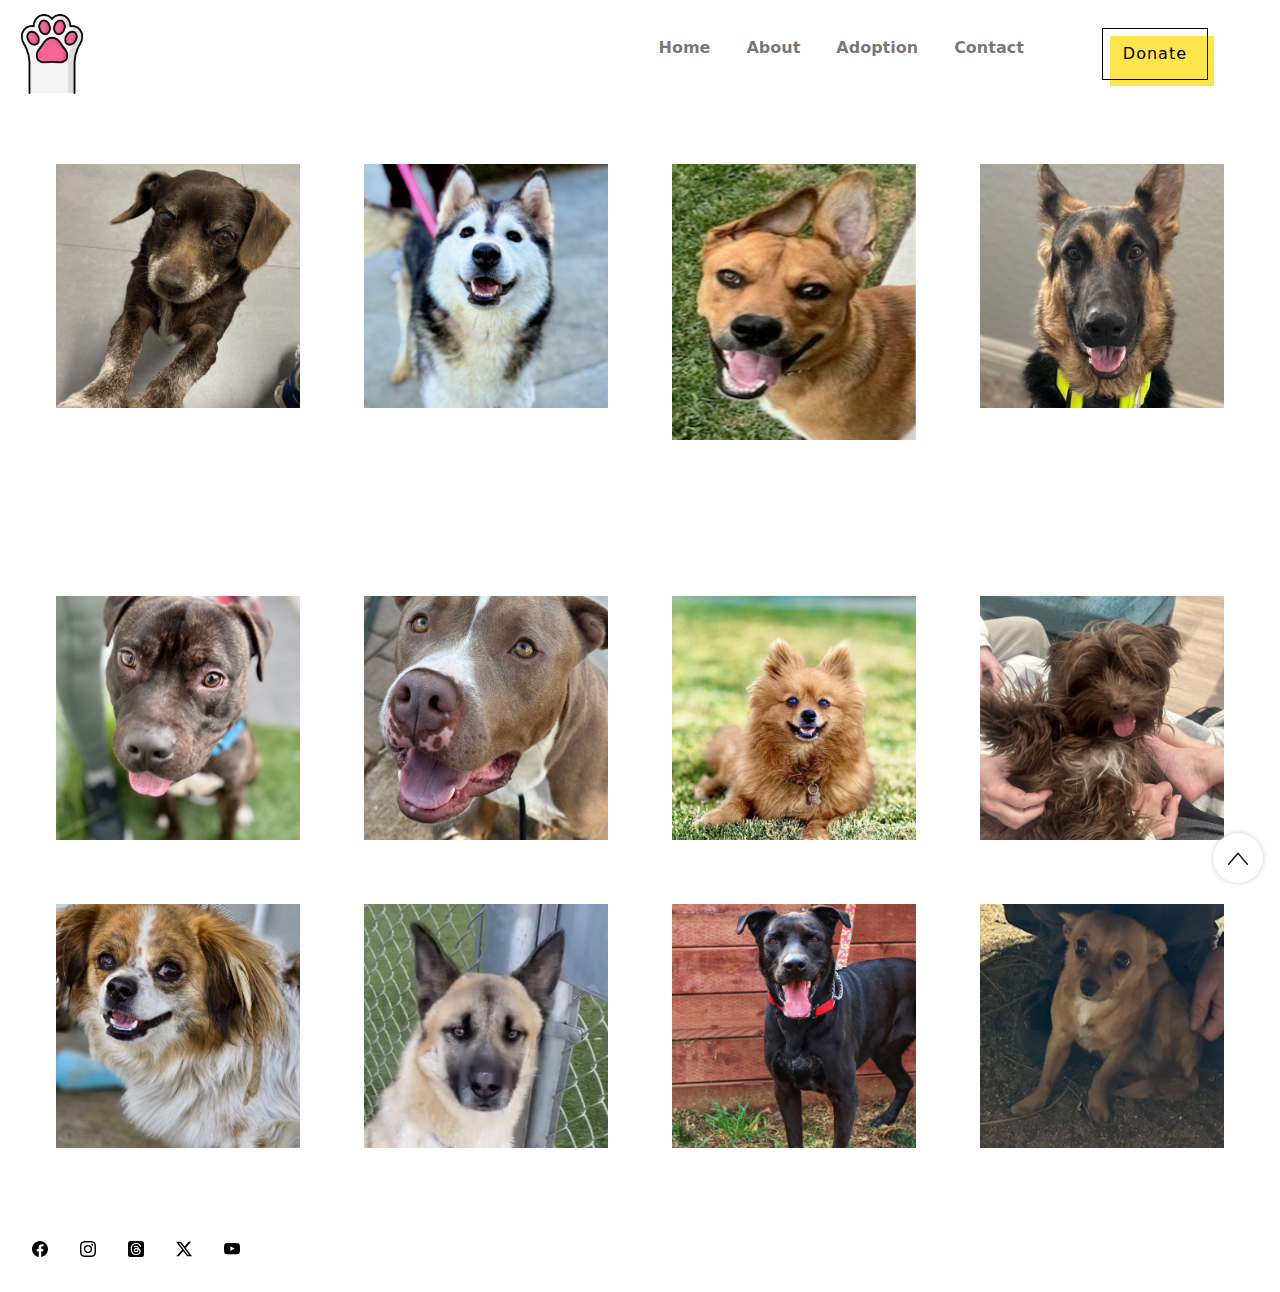
<file: album dog.html>
<!DOCTYPE html>
<html lang="en">
<head>
    <meta charset="UTF-8">
    <meta name="viewport" content="width=device-width, initial-scale=1.0">
    <title>Pawppy-Animals Rescue</title>
     <link rel="stylesheet" href="./bootstrap-5.2.3-dist/css/bootstrap.css">
     <script src="./bootstrap-5.2.3-dist/js/bootstrap.bundle.js"></script>
     <link rel="stylesheet" href="./album.css"
     <link rel="icon" href="https://www.flaticon.com/free-icons/paw">
     <!-- <a href="https://www.flaticon.com/free-icons/paw" title="paw icons">Paw icons created by Mihimihi - Flaticon</a> -->
   <style>
.container {
  position: relative;
  width: 25%;
  padding: 2rem;
  
}

.image {
  opacity: 1;
  display: block;
  width: 100%;
  height: auto;
  transition: .5s ease;
  backface-visibility: hidden;
}

.middle {
  transition: .5s ease;
  opacity: 0;
  position: absolute;
  top: 50%;
  left: 50%;
  transform: translate(-50%, -50%);
  -ms-transform: translate(-50%, -50%);
  text-align: center;
}

.container:hover .image {
  opacity: 0.3;
}

.container:hover .middle {
  opacity: 1;
}

.text {
  background-color: white;
  color: orange;
  font-size: 20px;
  padding: 10px 32px;
}
</style>



</head>
<body>
    <header>


  <nav class="navbar navbar-expand-lg navbar-light">
  <div class="container-fluid">
    <!-- Logo -->
    <a class="navbar-brand" href="./index.html">
      <img src="./IMG/paw.png" alt="Logo" style="width: 80px;">
    </a>

    <!-- 漢堡選單按鈕 -->
    <button class="navbar-toggler" type="button" data-bs-toggle="collapse" data-bs-target="#navbarNav">
      <span class="navbar-toggler-icon"></span>
    </button>

    <!-- 選單內容 -->
    <div class="collapse navbar-collapse" id="navbarNav">
      <ul class="navbar-nav ms-auto">
        <li class="nav-item">
          <a class="nav-link " id="home" href="./index.html">Home</a>
        </li>
        <li class="nav-item">
          <a class="nav-link "  id="home" href="./about.html">About</a>
        </li>
        <li class="nav-item">
          <a class="nav-link " id="home" href="./adoption.html">Adoption</a>
        </li>
        <li class="nav-item">
          <a class="nav-link " id="home" href="./contact.html">Contact</a>
        </li>
        <li class="nav-item">
          <a href="./index.html#donate"><button class="button-52">Donate</button></a>
        </li>
      </ul>
    </div>
  </div>
</nav>
      

 


 
    </header>


<div class="row row-cols-1 row-cols-md-4 g-4 m-4">

<div class="container" id="container1">
  <a href="./dogname.html"><img src="./IMG/album-dog/74628008_charles_0.jpg"  class="image" style="width:100%" >
  <div class="middle">
    <div class="text">Charles</div>
  </div>
</div></a>


<div class="container" id="container2">
  <img src="./IMG/album-dog/74640731_gizelle_0.jpg" class="image" style="width:100%">
  <div class="middle">
    <div class="text">Gizelle</div>
  </div>
</div>


<div class="container">
  <img src="./IMG/album-dog/74696123_holly_adopt_me_0.jpg" class="image h-75" style="width:100%">
  <div class="middle">
    <div class="text">Holly</div>
  </div>
</div>

<div class="container">
  <img src="./IMG/album-dog/74696124_katniss_adopt_me_0.jpg" class="image" style="width:100%">
  <div class="middle">
    <div class="text">Katniss</div>
  </div>
</div>

<div class="container">
  <img src="./IMG/album-dog/74831743_prancer_foster_or_adopt_me_0.jpg" class="image" style="width:100%">
  <div class="middle">
    <div class="text">Prancer</div>
  </div>
</div>

<div class="container">
  <img src="./IMG/album-dog/74874242_copper_adopt_me_0.jpg" class="image" style="width:100%">
  <div class="middle">
    <div class="text">Copper</div>
  </div>
</div>

<div class="container">
  <img src="./IMG/album-dog/74877322_roxy_0.jpg" class="image" style="width:100%">
  <div class="middle">
    <div class="text">Roxy</div>
  </div>
</div>

<div class="container">
  <img src="./IMG/album-dog/74893512_tyrone_0.jpg" class="image" style="width:100%">
  <div class="middle">
    <div class="text">Tyrone</div>
  </div>
</div>

<div class="container">
  <img src="./IMG/album-dog/74904221_wish_0.jpg" class="image" style="width:100%">
  <div class="middle">
    <div class="text">Wish</div>
  </div>
</div>

<div class="container">
  <img src="./IMG/album-dog/74959257_bon_adopt_me_0.jpg" class="image" style="width:100%">
  <div class="middle">
    <div class="text">Bon</div>
  </div>
</div>

<div class="container">
  <img src="./IMG/album-dog/74993487_stella_0.jpg" class="image" style="width:100%">
  <div class="middle">
    <div class="text">Stella</div>
  </div>
</div>

<div class="container">
  <img src="./IMG/album-dog/75021795_foxy_0.jpg" class="image" style="width:100%">
  <div class="middle">
    <div class="text">Foxy</div>
  </div>
</div>





  <!-- <div class="col">
    <div class="card h-75">
      <img src="./IMG/album/74696124_katniss_adopt_me_0.jpg" class="card-img-top" alt="...">
      <div class="card-body">
        <h5 class="card-title">Card title</h5>
      </div>
    </div>
  </div>


  <div class="col">
    <div class="card h-75">
      <img src="./IMG/album/74831743_prancer_foster_or_adopt_me_0.jpg" class="card-img-top" alt="...">
      <div class="card-body">
        <h5 class="card-title">Card title</h5>
      </div>
    </div>
  </div>

 
    <div class="col">
    <div class="card h-75">
      <img src="./IMG/album/74874242_copper_adopt_me_0.jpg" class="card-img-top" alt="...">
      <div class="card-body">
        <h5 class="card-title">Card title</h5>
      </div>
    </div>
  </div>


  <div class="col">
    <div class="card h-100">
      <img src="./IMG/album/74877322_roxy_0.jpg" class="card-img-top" alt="...">
      <div class="card-body">
        <h5 class="card-title">Card title</h5>
        <p class="card-text">This is a wider card with supporting text below as a natural lead-in to additional content. This card has even longer content than the first to show that equal height action.</p>
      </div>
      <div class="card-footer">
        <small class="text-muted">Last updated 3 mins ago</small>
      </div>
    </div>
  </div>


  <div class="col">
    <div class="card h-100">
      <img src="./IMG/album/74893512_tyrone_0.jpg" class="card-img-top" alt="...">
      <div class="card-body">
        <h5 class="card-title">Card title</h5>
        <p class="card-text">This is a wider card with supporting text below as a natural lead-in to additional content. This card has even longer content than the first to show that equal height action.</p>
      </div>
      <div class="card-footer">
        <small class="text-muted">Last updated 3 mins ago</small>
      </div>
    </div>
  </div>


  <div class="col">
    <div class="card h-100">
      <img src="./IMG/album/74904221_wish_0.jpg" class="card-img-top" alt="...">
      <div class="card-body">
        <h5 class="card-title">Card title</h5>
        <p class="card-text">This is a wider card with supporting text below as a natural lead-in to additional content. This card has even longer content than the first to show that equal height action.</p>
      </div>
      <div class="card-footer">
        <small class="text-muted">Last updated 3 mins ago</small>
      </div>
    </div>
  </div>


  <div class="col">
    <div class="card h-100">
      <img src="./IMG/album/74959257_bon_adopt_me_0.jpg" class="card-img-top" alt="...">
      <div class="card-body">
        <h5 class="card-title">Card title</h5>
        <p class="card-text">This is a wider card with supporting text below as a natural lead-in to additional content. This card has even longer content than the first to show that equal height action.</p>
      </div>
      <div class="card-footer">
        <small class="text-muted">Last updated 3 mins ago</small>
      </div>
    </div>
  </div>



    <div class="col">
    <div class="card h-100">
      <img src="./IMG/album/74993487_stella_0.jpg" class="card-img-top" alt="...">
      <div class="card-body">
        <h5 class="card-title">Card title</h5>
        <p class="card-text">This is a wider card with supporting text below as a natural lead-in to additional content. This card has even longer content than the first to show that equal height action.</p>
      </div>
      <div class="card-footer">
        <small class="text-muted">Last updated 3 mins ago</small>
      </div>
    </div>
  </div>


  <div class="col">
    <div class="card h-100">
      <img src="./IMG/album/75021795_foxy_0.jpg" class="card-img-top" alt="...">
      <div class="card-body">
        <h5 class="card-title">Card title</h5>
        <p class="card-text">This is a wider card with supporting text below as a natural lead-in to additional content. This card has even longer content than the first to show that equal height action.</p>
      </div>
      <div class="card-footer">
        <small class="text-muted">Last updated 3 mins ago</small>
      </div>
    </div>
  </div>

    <div class="col">
    <div class="card h-100">
      <img src="./IMG/album/75038926_rocky_0.jpg" class="card-img-top" alt="...">
      <div class="card-body">
        <h5 class="card-title">Card title</h5>
        <p class="card-text">This is a wider card with supporting text below as a natural lead-in to additional content. This card has even longer content than the first to show that equal height action.</p>
      </div>
      <div class="card-footer">
        <small class="text-muted">Last updated 3 mins ago</small>
      </div>
    </div>
  </div>

    <div class="col">
    <div class="card h-100">
      <img src="./IMG/album/74640731_gizelle_0.jpg" class="card-img-top" alt="...">
      <div class="card-body">
        <h5 class="card-title">Card title</h5>
        <p class="card-text">This is a wider card with supporting text below as a natural lead-in to additional content. This card has even longer content than the first to show that equal height action.</p>
      </div>
      <div class="card-footer">
        <small class="text-muted">Last updated 3 mins ago</small>
      </div>
    </div> -->
  </div>



<!-- back to top -->
<div id="scroll-here"></div>
<a id="back-to-top" href="#">
  <img src="data:image/svg+xml;charset=utf8,%3Csvg xmlns='http://www.w3.org/2000/svg' viewBox='0 0 64 64' aria-labelledby='title' aria-describedby='desc' role='img' xmlns:xlink='http://www.w3.org/1999/xlink'%3E%3Ctitle%3EAngle Up%3C/title%3E%3Cdesc%3EA line styled icon from Orion Icon Library.%3C/desc%3E%3Cpath data-name='layer1' fill='none' stroke='%23202020' stroke-miterlimit='10' stroke-width='2' d='M20 40l11.994-14L44 40' stroke-linejoin='round' stroke-linecap='round'%3E%3C/path%3E%3C/svg%3E" alt="Angle Up" />
</a>

</body>

    <!-- footer -->



<div class="d-inline-flex p-3 "> 


<div class="p-3">
<a href=""><img src="./IMG/facebook.svg"> </a>
</div>


<div class="p-3">
<a href=""><img src="./IMG/instagram.svg"> </a>
</div>


<div class="p-3">
<a href=""><img src="./IMG/threads-fill.svg"> </a>
</div>


<div class="p-3">
<a href=""><img src="./IMG/twitter-x.svg"> </a>
</div>


<div class="p-3">
<a href=""><img src="./IMG/youtube.svg"> </a>
</div>




</div>




</div>


























</body>

</html>
</file>
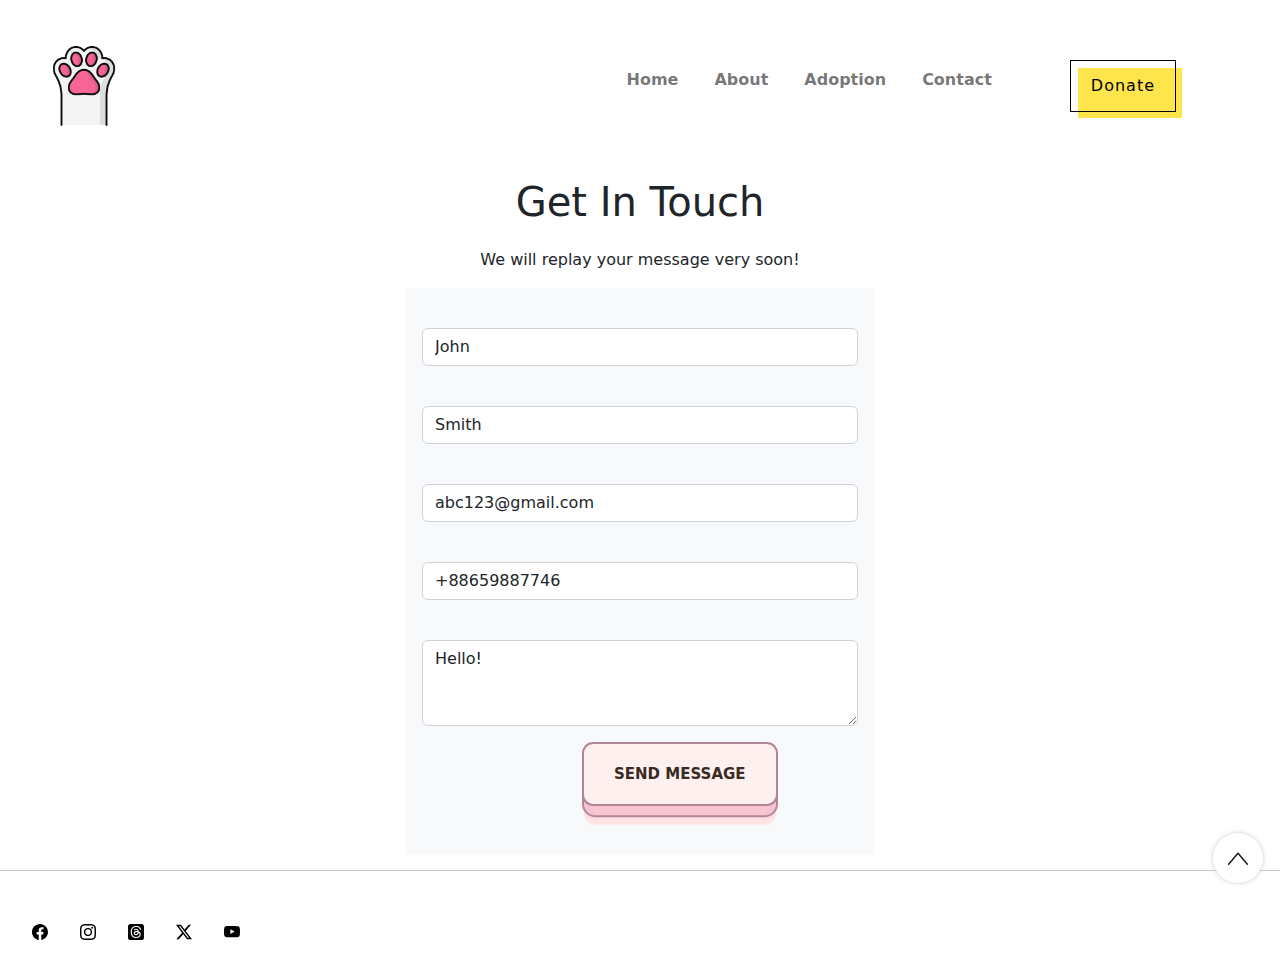
<file: contact.html>
<!DOCTYPE html>
<html lang="en">
<head>
    <meta charset="UTF-8">
    <meta name="viewport" content="width=device-width, initial-scale=1.0">
    <title>Pawppy-Animals Rescue</title>
     <link rel="stylesheet" href="./bootstrap-5.2.3-dist/css/bootstrap.css">
     <script src="./bootstrap-5.2.3-dist/js/bootstrap.bundle.js"></script>
     <link rel="stylesheet" href="./contact.css"
     <link rel="icon" href="https://www.flaticon.com/free-icons/paw">
     <!-- <a href="https://www.flaticon.com/free-icons/paw" title="paw icons">Paw icons created by Mihimihi - Flaticon</a> -->
<script>







</script>



</head>
<body>
    <header>
  <nav>

<nav class="navbar navbar-expand-lg navbar-light">
  <div class="container-fluid">
    <!-- Logo -->
    <a class="navbar-brand" href="./index.html">
      <img src="./IMG/paw.png" alt="Logo" style="width: 80px;">
    </a>

    <!-- 漢堡選單按鈕 -->
    <button class="navbar-toggler" type="button" data-bs-toggle="collapse" data-bs-target="#navbarNav">
      <span class="navbar-toggler-icon"></span>
    </button>

    <!-- 選單內容 -->
    <div class="collapse navbar-collapse" id="navbarNav">
      <ul class="navbar-nav ms-auto">
        <li class="nav-item">
          <a class="nav-link " id="home" href="index.html">Home</a>
        </li>
        <li class="nav-item">
          <a class="nav-link "  id="home" href="./about.html">About</a>
        </li>
        <li class="nav-item">
          <a class="nav-link " id="home" href="./adoption.html">Adoption</a>
        </li>
        <li class="nav-item">
          <a class="nav-link " id="home" href="#">Contact</a>
        </li>
        <li class="nav-item">
          <a href="./index.html#donate"><button class="button-52">Donate</button></a>
        </li>
      </ul>
    </div>
  </div>
</nav>






<!-- <ul >
  <a href="http://127.0.0.1:5502/homepage.html"><img src="./IMG/paw.png" style="width: 80px;"  class="ms-5" ></a>

  <li><a href="http://127.0.0.1:5502/homepage.html" class="p-3" id="home">Home</a>      </li>
  <li><a href="http://127.0.0.1:5502/about%20copy.html" class="p-3" id="home" >About</a>     </li>
  <li><a href="http://127.0.0.1:5502/adoption.html" class="p-3" id="home">Adoption</a>  </li>
  <li><a href="http://127.0.0.1:5502/contact.html?FirstName=&Last+Name=&Email=&PhoneNumber=" class="p-3" id="home">Contact</a>   </li>
 <a href="./homepage.html#donate"><button class="button-52" a href=""> Donate</button></a>


   </ul> -->


    </header>



<!-- form -->

<div class="container w-75 h-75 ">



<div class="getintouch">

<p class="fs-1 text-center">Get In Touch</p>

<p class="text-center"> We will replay your message very soon!</p>

</div>


<div class="form w-50 h-50 m-auto p-3 pb-5 bg-light" >    

<div class="mb-3">
  <label for="exampleFormControlInput1" class="form-label"></label>
  <input type="name" class="form-control" id="exampleFormControlInput1" placeholder="First Name" value="John">

</div>

<div class="mb-3">
  <label for="exampleFormControlInput1" class="form-label"></label>
  <input type="name" class="form-control" id="exampleFormControlInput1" placeholder="Last Name" value="Smith">

</div>


<div class="mb-3">
  <label for="exampleFormControlInput1" class="form-label"></label>
  <input type="email" class="form-control" id="exampleFormControlInput1" placeholder="Email address" value="abc123@gmail.com">

</div>


<div class="mb-3">
  <label for="exampleFormControlInput1" class="form-label"></label>
  <input type="phone" class="form-control" id="exampleFormControlInput1" placeholder="Phone no." value="+88659887746">

</div>


<div class="mb-3">
  <label for="exampleFormControlTextarea1" class="form-label"></label>
  <textarea class="form-control" id="exampleFormControlTextarea1" rows="3" placeholder="write your message" >Hello!</textarea>

</div>

<!-- From Uiverse.io by Madflows --> 
<button class="learn-more " style="margin-left: 10rem" button type="button" onclick="alert('Thank you for the message!')"> Send  Message</button>





</div>
















</div>

<hr>
<!-- footer -->



<div class="d-inline-flex p-3 "> 


<div class="p-3">
<a href=""><img src="./IMG/facebook.svg"> </a>
</div>


<div class="p-3">
<a href=""><img src="./IMG/instagram.svg"> </a>
</div>


<div class="p-3">
<a href=""><img src="./IMG/threads-fill.svg"> </a>
</div>


<div class="p-3">
<a href=""><img src="./IMG/twitter-x.svg"> </a>
</div>


<div class="p-3">
<a href=""><img src="./IMG/youtube.svg"> </a>
</div>




</div>
<!-- back to top -->
<div id="scroll-here"></div>
<a id="back-to-top" href="#">
  <img src="data:image/svg+xml;charset=utf8,%3Csvg xmlns='http://www.w3.org/2000/svg' viewBox='0 0 64 64' aria-labelledby='title' aria-describedby='desc' role='img' xmlns:xlink='http://www.w3.org/1999/xlink'%3E%3Ctitle%3EAngle Up%3C/title%3E%3Cdesc%3EA line styled icon from Orion Icon Library.%3C/desc%3E%3Cpath data-name='layer1' fill='none' stroke='%23202020' stroke-miterlimit='10' stroke-width='2' d='M20 40l11.994-14L44 40' stroke-linejoin='round' stroke-linecap='round'%3E%3C/path%3E%3C/svg%3E" alt="Angle Up" />
</a>
</file>
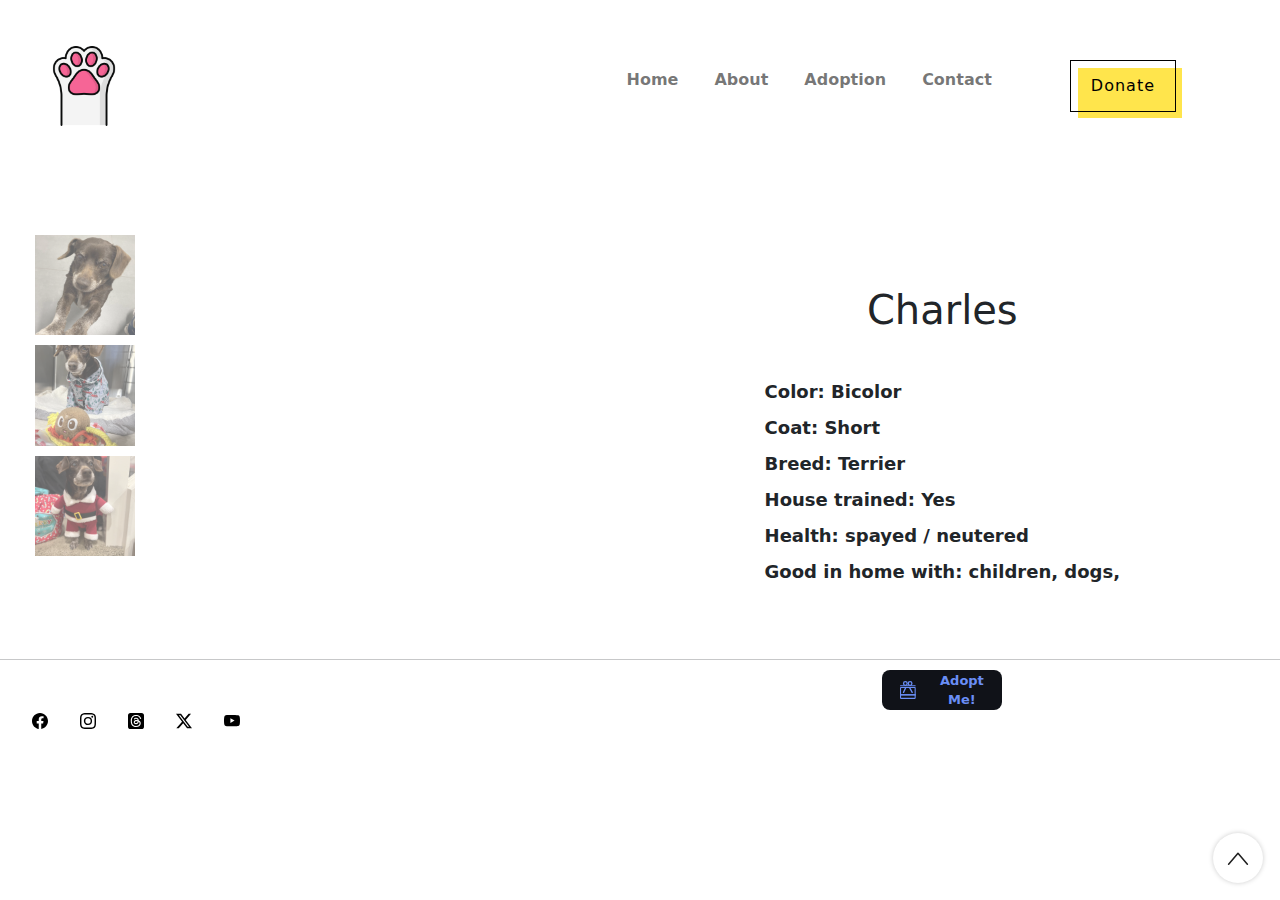
<file: dogname.html>
<!DOCTYPE html>
<html lang="en">
<head>
    <meta charset="UTF-8">
    <meta name="viewport" content="width=device-width, initial-scale=1.0">
    <title>Pawppy-Animals Rescue</title>
     <link rel="stylesheet" href="./bootstrap-5.2.3-dist/css/bootstrap.css">
     <script src="./bootstrap-5.2.3-dist/js/bootstrap.bundle.js"></script>
     <link rel="icon" href="https://www.flaticon.com/free-icons/paw">
     <!-- <a href="https://www.flaticon.com/free-icons/paw" title="paw icons">Paw icons created by Mihimihi - Flaticon</a> -->
<style>
header nav {
  /* flex: 2 1 400px; */
  padding: 2rem
 
}


header nav ul {
  display:flex;
  list-style-type: none;
  justify-content: flex-end;
  padding-right: 50px;
  
 
 
 
}

header nav ul li{
  padding: 20px 10px;
  

}


li a{
  color:black;
  text-decoration:none;

}


 #home:hover{
  background-color:#FFC800;
 border-radius: 1rem;
 color: white;
 transition-duration: 0.5s;
 }
 
#home{
font-weight: 800;
}



/* CSS */
 .button-52 {
  font-size: 16px;
  font-weight: 200;
  letter-spacing: 1px;
  padding: 13px 20px 13px;
  outline: 0;
  border: 1px solid black;
  cursor: pointer;
  position: relative;
  background-color: rgba(0, 0, 0, 0);
  user-select: none;
  -webkit-user-select: none;
  touch-action: manipulation;
  margin-left: 50px;
}

.button-52:after {
  content: "";
  background-color: #ffe54c;
  width: 100%;
  z-index: -1;
  position: absolute;
  height: 100%;
  top: 7px;
  left: 7px;
  transition: 0.2s;
}

.button-52:hover:after {
  top: 0px;
  left: 0px;
} */

 .button-52 {
    padding: 13px 50px 13px;
  }

.navbar-brand:hover{
  transform: scale(1.3);
}


#back-to-top{
  height:50px;
  width:50px;
  position:fixed;
  bottom:0;
  right:0;
  z-index:99;

  border-radius:50%;
  box-shadow: 0px 0px 5px #ccc;
  margin:17px;
  background:white;
}

/* nav end------------------------------------- */


.title {
    position: absolute;
    right: 10%;
    top: 50%;
    transform: translateY(-50%);
    text-align: center;
}
   

    /* column pic */
    .column { 
        float: left; 
        width: 25%; 
        padding: 10px; 
       
    } 
            
    /* Style the images of gallery */
    .column img { 
        opacity: 0.6; 
        cursor: zoom-in; 
        padding: 5px; 
    } 
      
    .column img:hover { 
        opacity: 1; 
        transform: scale(1.1); 
        transition: 0.5s; 
    } 
      
    .column img:active { 
        opacity: 1; 
    } 
            
    * { 
        box-sizing: border-box; 
    } 
      

/* button */
/* From Uiverse.io by vinodjangid07 */ 
.reward-btn {
  width: 120px;
  height: 40px;
  background-color: #101218;
  display: flex;
  align-items: center;
  justify-content: center;
  border: none;
  border-radius: 8px;
  cursor: pointer;
  transition: all 0.3s;
}
.IconContainer {
  width: 40px;
  height: 40px;
  display: flex;
  flex-direction: column;
  align-items: center;
  justify-content: center;
  position: relative;
}
.IconContainer svg {
  width: 40%;
  z-index: 3;
}
.box-top {
  transition: all 0.3s;
}
.text {
  width: 70px;
  height: 100%;
  font-size: 13px;
  color: #6a8ef6;
  display: flex;
  align-items: center;
  justify-content: flex-start;
  font-weight: 600;
}
.reward-btn:hover .IconContainer .box-top {
  transform: translateY(-5px);
}
.reward-btn:hover {
  background-color: white;

}
.reward-btn:hover .coin {
  transform: translateY(-5px);
  transition-delay: 0.2s;
}
.coin {
  width: 25%;
  height: 25%;
  background-color: #e4d61a;
  position: absolute;
  border-radius: 50%;
  transition: all 0.3s;
  z-index: 1;
  border: 2px solid #ffe956;
  margin-top: 4px;
}











</style>


<script>

   function gfg(imgs) { 
        var expandImg = document.getElementById("expand"); 
        var imgText = document.getElementById("geeks"); 
        expandImg.src = imgs.src; 
        imgText.innerHTML = imgs.alt; 
        expandImg.parentElement.style.display = "block"; 
    } 



</script>



</head>
<body>
    <header>
  <nav>

<nav class="navbar navbar-expand-lg navbar-light">
  <div class="container-fluid">
    <!-- Logo -->
    <a class="navbar-brand" href="./homepage .html">
      <img src="./IMG/paw.png" alt="Logo" style="width: 80px;">
    </a>

    <!-- 漢堡選單按鈕 -->
    <button class="navbar-toggler" type="button" data-bs-toggle="collapse" data-bs-target="#navbarNav">
      <span class="navbar-toggler-icon"></span>
    </button>

    <!-- 選單內容 -->
    <div class="collapse navbar-collapse" id="navbarNav">
      <ul class="navbar-nav ms-auto">
        <li class="nav-item">
          <a class="nav-link " id="home" href="./homepage .html">Home</a>
        </li>
        <li class="nav-item">
          <a class="nav-link "  id="home" href="./about.html">About</a>
        </li>
        <li class="nav-item">
          <a class="nav-link " id="home" href="./adoption.html">Adoption</a>
        </li>
        <li class="nav-item">
          <a class="nav-link " id="home" href="#">Contact</a>
        </li>
        <li class="nav-item">
          <a href="./homepage .html#donate"><button class="button-52">Donate</button></a>
        </li>
      </ul>
    </div>
  </div>
</nav>


    </header>





<body> 
    <div class="title m-auto mt-5"> 
        <h1>Charles</h1> 

   <p class="" style="text-align: left; padding: 2rem; font-weight: 800; font-size: large; line-height:2em">
      Color: Bicolor
      <br>
      Coat: Short
      <br>
      Breed: Terrier
      <br>
      House trained: Yes
      <br>
      Health: spayed / neutered
      <br>
      Good in home with: children, dogs,

    </p>

    <!-- From Uiverse.io by vinodjangid07 --> 
<button class="reward-btn m-auto mt-5 " onclick="alert('Adopted!')">
  <span class="IconContainer">
    <svg
      xmlns="http://www.w3.org/2000/svg"
      fill="none"
      viewBox="0 0 60 20"
      class="box-top box"
    >
      <path
        stroke-linecap="round"
        stroke-width="4"
        stroke="#6A8EF6"
        d="M2 18L58 18"
      ></path>
      <circle
        stroke-width="5"
        stroke="#6A8EF6"
        fill="#101218"
        r="7"
        cy="9.5"
        cx="20.5"
      ></circle>
      <circle
        stroke-width="5"
        stroke="#6A8EF6"
        fill="#101218"
        r="7"
        cy="9.5"
        cx="38.5"
      ></circle>
    </svg>

    <svg
      xmlns="http://www.w3.org/2000/svg"
      fill="none"
      viewBox="0 0 58 44"
      class="box-body box"
    >
      <mask fill="white" id="path-1-inside-1_81_19">
        <rect rx="3" height="44" width="58"></rect>
      </mask>
      <rect
        mask="url(#path-1-inside-1_81_19)"
        stroke-width="8"
        stroke="#6A8EF6"
        fill="#101218"
        rx="3"
        height="44"
        width="58"
      ></rect>
      <line
        stroke-width="6"
        stroke="#6A8EF6"
        y2="29"
        x2="58"
        y1="29"
        x1="-3.61529e-09"
      ></line>
      <path
        stroke-linecap="round"
        stroke-width="5"
        stroke="#6A8EF6"
        d="M45.0005 20L36 3"
      ></path>
      <path
        stroke-linecap="round"
        stroke-width="5"
        stroke="#6A8EF6"
        d="M21 3L13.0002 19.9992"
      ></path>
    </svg>

    <span class="coin"></span>
  </span>
  <span class="text">Adopt Me!</span>
</button>



    </div> 







  
    <!-- gallery pic -->
<div class="row d-flex justify-content-start align-items-start mt-5">
    <!-- 左側圖片欄 -->
    <div class="column" style="width: 10%; margin-left: 2rem;">
        <img src="./IMG/album-dog/74628008_charles_0.jpg" style="width: 100%;" onclick="gfg(this);">
        <img src="./IMG/album-dog/dog-profile/74628008_charles_3 (1).jpg" style="width: 100%;" onclick="gfg(this);">
        <img src="./IMG/album-dog/dog-profile/74628008_charles_1 (1).jpg" style="width: 100%;" onclick="gfg(this);">
    </div> 

    <!-- 右側放大圖片欄 -->
    <div class="column" style="width: 40%; margin-left: 1rem;">
        <img id="expand" style="width:80%; height: auto; margin-top: 15px;">
    </div> 
</div>
</body> 
  

























<br><br><br>
<hr>
<!-- footer -->



<div class="d-inline-flex p-3 "> 


<div class="p-3">
<a href=""><img src="./IMG/facebook.svg"> </a>
</div>


<div class="p-3">
<a href=""><img src="./IMG/instagram.svg"> </a>
</div>


<div class="p-3">
<a href=""><img src="./IMG/threads-fill.svg"> </a>
</div>


<div class="p-3">
<a href=""><img src="./IMG/twitter-x.svg"> </a>
</div>


<div class="p-3">
<a href=""><img src="./IMG/youtube.svg"> </a>
</div>




</div>
<!-- back to top -->
<div id="scroll-here"></div>
<a id="back-to-top" href="#">
  <img src="data:image/svg+xml;charset=utf8,%3Csvg xmlns='http://www.w3.org/2000/svg' viewBox='0 0 64 64' aria-labelledby='title' aria-describedby='desc' role='img' xmlns:xlink='http://www.w3.org/1999/xlink'%3E%3Ctitle%3EAngle Up%3C/title%3E%3Cdesc%3EA line styled icon from Orion Icon Library.%3C/desc%3E%3Cpath data-name='layer1' fill='none' stroke='%23202020' stroke-miterlimit='10' stroke-width='2' d='M20 40l11.994-14L44 40' stroke-linejoin='round' stroke-linecap='round'%3E%3C/path%3E%3C/svg%3E" alt="Angle Up" />
</a>
</file>
<file: index.css>
header nav {
  /* flex: 2 1 400px; */
  padding: 2rem

 
}






header nav ul {
  display:flex;
  list-style-type: none;
  justify-content: flex-end;
  padding-right: 50px;

 
}




header nav ul li{
  padding: 20px 10px;
  

}


li a{
  color:black;
  text-decoration:none;
 
}


#home{

font-weight: 800;
}


 #home:hover{
  background-color:#FFC800;
 border-radius: 1rem;
 color: white;
 transition-duration: 0.5s;
 }

.navbar-brand:hover{
  transform: scale(1.3);

}


#navbar {
    position: fixed; /* 固定在畫面上 */
    top: 0; /* 距離螢幕頂端 0px */
    left: 0; /* 確保靠左 */
    width: 100%; /* 讓導覽列佔滿整個寬度 */
    background-color: white; /* 背景顏色，避免透明 */
    z-index: 1000; /* 讓導覽列永遠在最上層 */
    box-shadow: 0px 4px 10px rgba(0, 0, 0, 0.1); /* 增加陰影效果，讓它更明顯 */
}











/* 第一頁 */



.section1{
position: relative;
    width: 80%;
    height: 500px; /* 設定適當的高度 */ 
    margin: 0 auto;
}
   




    



 

.section1>.backimg {
  width: 100%;
  height: 100%;
  object-fit: cover;
  position: absolute;
  z-index: -1;
  filter: brightness(70%);
  margin: 2rem;
  
}


.backimg { 
  animation: fadeIn 5s; 
  width: 100%;
  height: 100%;
  margin-top: 2rem;
 


}



@keyframes fadeIn {
  0% { opacity: 0; }
  100% { opacity: 1; }
}



.backtext{

  position: absolute;
  top: 50%;
  left: 50%;
  transform: translate(-50%, -50%);
  text-align: center;
  color: white;
  font-size: 30px;
  font-weight: 700;
  letter-spacing: 1px;
  text-transform: uppercase;
  width: 100%;
  padding: 0 20px;
  line-height: 1.5;
  text-shadow: 0 0 10px rgba(0, 0, 0, 0.5);
  z-index: 1;

}







/* CSS */
 .button-52 {
  font-size: 16px;
  font-weight: 200;
  letter-spacing: 1px;
  padding: 13px 20px 13px;
  outline: 0;
  border: 1px solid black;
  cursor: pointer;
  position: relative;
  background-color: rgba(0, 0, 0, 0);
  user-select: none;
  -webkit-user-select: none;
  touch-action: manipulation;
  margin-left: 50px;
}

.button-52:after {
  content: "";
  background-color: #ffe54c;
  width: 100%;
  z-index: -1;
  position: absolute;
  height: 100%;
  top: 7px;
  left: 7px;
  transition: 0.2s;
}

.button-52:hover:after {
  top: 0px;
  left: 0px;
} */

 .button-52 {
    padding: 13px 50px 13px;
  }
/* ---------------------------------------------- */











#back-to-top{
  height:50px;
  width:50px;
  position:fixed;
  bottom:0;
  right:0;
  z-index:99;

  border-radius:50%;
  box-shadow: 0px 0px 5px #ccc;
  margin:17px;
  background:white;
}










@media (min-width: 768px) {
 
}















/* 第二頁 */

/* h3{
text-align: left;} */


.aboutus{
  padding: 100px;
  text-align: center;
}




.icon1{
 position:absolute;
  left: 38%;
}



.icon2{
 position:absolute;
  left: 38%;
}

.icon3{
 position:absolute;

  left: 38%;
}
 

.icon4{
 position:absolute;
 
  left: 38%;
}














/* 第三頁 */




#newscolor{
 background-color:#f5deb3;
}

.news>h1{
text-align: center;
padding: 100px;
font-weight: 800;

}



.card:hover{
  transform: scale(1.2);
}

.card{
  box-shadow:0px 0px 10px 5px black;
}




/* 第四頁 */

.plan-btn{
  box-shadow: 0 8px 16px 0 rgba(0,0,0,0.2), 0 6px 20px 0 rgba(0,0,0,0.19);
  background-color: white;
  font-size:large;
  font-weight: 500;
  
}

.amount-btn{
  box-shadow: 0 8px 16px 0 rgba(0,0,0,0.2), 0 6px 20px 0 rgba(0,0,0,0.19);
  background-color: white;
  font-size: medium;
   font-weight: 500;
}
</file>
<file: about.css>
header nav {
  /* flex: 2 1 400px; */
  padding: 2rem
 
}


header nav ul {
  display:flex;
  list-style-type: none;
  justify-content: flex-end;
  padding-right: 50px;
  
 
 
 
}

header nav ul li{
  padding: 20px 10px;
  

}


li a{
  color:black;
  text-decoration:none;

}


 #home:hover{
  background-color:#FFC800;
 border-radius: 1rem;
 color: white;
 transition-duration: 0.5s;
 }


.navbar-brand:hover{
  transform: scale(1.3);

}

#navbar {
    position: fixed; /* 固定在畫面上 */
    top: 0; /* 距離螢幕頂端 0px */
    left: 0; /* 確保靠左 */
    width: 100%; /* 讓導覽列佔滿整個寬度 */
    background-color: white; /* 背景顏色，避免透明 */
    z-index: 1000; /* 讓導覽列永遠在最上層 */
    box-shadow: 0px 4px 10px rgba(0, 0, 0, 0.1); /* 增加陰影效果，讓它更明顯 */
}

#home{

font-weight: 800;
}



/* nav end */




/* section.backimage {
 height: 800px; width: 1000px; 
  background-image: url(./IMG/job562-nunoon-04-a.jpg);
  background-size: cover;
  background-position: center;
  position: relative;
  z-index: 0;
  display: flex;
  align-items: center;
  justify-content: center;
  flex-direction: column;




} */



.container{
 width: 100%;
 height: 100%; 



}















/* From Uiverse.io by OliverZeros */ 
button {
  all: unset;
}

.button {
  position: relative;
  display: inline-flex;
  height: 3.5rem;
  align-items: center;
  border-radius: 9999px;
  padding-left: 2rem;
  padding-right: 2rem;
  font-family: Segoe UI;
  font-size: 1.2rem;
  font-weight: 640;
  color: #fafaf6;
  letter-spacing: -0.06em;
}

.button-item {
  background-color: transparent;
  color: #1d1d1f;
}

.button-item .button-bg {
  border-color: rgba(255, 208, 116);
  background-color: rgba(255, 208, 116);
}

.button-inner,
.button-inner-hover,
.button-inner-static {
  pointer-events: none;
  display: block;
}

.button-inner {
  position: relative;
}

.button-inner-hover {
  position: absolute;
  top: 0;
  left: 0;
  opacity: 0;
  transform: translateY(70%);
}

.button-bg {
  overflow: hidden;
  border-radius: 2rem;
  position: absolute;
  top: 0;
  left: 0;
  width: 100%;
  height: 100%;
  transform: scale(1);
  transition: transform 1.8s cubic-bezier(0.19, 1, 0.22, 1);
}

.button-bg,
.button-bg-layer,
.button-bg-layers {
  display: block;
}

.button-bg-layers {
  position: absolute;
  left: 50%;
  transform: translate(-50%);
  top: -60%;
  aspect-ratio: 1 / 1;
  width: max(200%, 10rem);
}

.button-bg-layer {
  border-radius: 9999px;
  position: absolute;
  top: 0;
  left: 0;
  width: 100%;
  height: 100%;
  transform: scale(0);
}

.button-bg-layer.-purple {
  background-color: rgba(163, 116, 255);
}

.button-bg-layer.-turquoise {
  background-color: rgba(23, 241, 209);
}

.button-bg-layer.-yellow {
  --tw-bg-opacity: 1;
  background-color: rgba(255, 208, 116, var(--tw-bg-opacity));
}

.button:hover .button-inner-static {
  opacity: 0;
  transform: translateY(-70%);
  transition:
    transform 1.4s cubic-bezier(0.19, 1, 0.22, 1),
    opacity 0.3s linear;
}

.button:hover .button-inner-hover {
  opacity: 1;
  transform: translateY(0);
  transition:
    transform 1.4s cubic-bezier(0.19, 1, 0.22, 1),
    opacity 1.4s cubic-bezier(0.19, 1, 0.22, 1);
}

.button:hover .button-bg-layer {
  transition:
    transform 1.3s cubic-bezier(0.19, 1, 0.22, 1),
    opacity 0.3s linear;
}

.button:hover .button-bg-layer-1 {
  transform: scale(1);
}

.button:hover .button-bg-layer-2 {
  transition-delay: 0.1s;
  transform: scale(1);
}

.button:hover .button-bg-layer-3 {
  transition-delay: 0.2s;
  transform: scale(1);
}





/* donate button CSS */
 .button-52 {
  font-size: 16px;
  font-weight: 200;
  letter-spacing: 1px;
  padding: 13px 20px 13px;
  outline: 0;
  border: 1px solid black;
  cursor: pointer;
  position: relative;
  background-color: rgba(0, 0, 0, 0);
  user-select: none;
  -webkit-user-select: none;
  touch-action: manipulation;
  margin-left: 50px;
}

.button-52:after {
  content: "";
  background-color: #ffe54c;
  width: 100%;
  z-index: -1;
  position: absolute;
  height: 100%;
  top: 7px;
  left: 7px;
  transition: 0.2s;
}

.button-52:hover:after {
  top: 0px;
  left: 0px;
} */

 .button-52 {
    padding: 13px 50px 13px;
  }



  #back-to-top{
  height:50px;
  width:50px;
  position:fixed;
  bottom:0;
  right:0;
  z-index:99;

  border-radius:50%;
  box-shadow: 0px 0px 5px #ccc;
  margin:17px;
  background:white;
}
</file>
